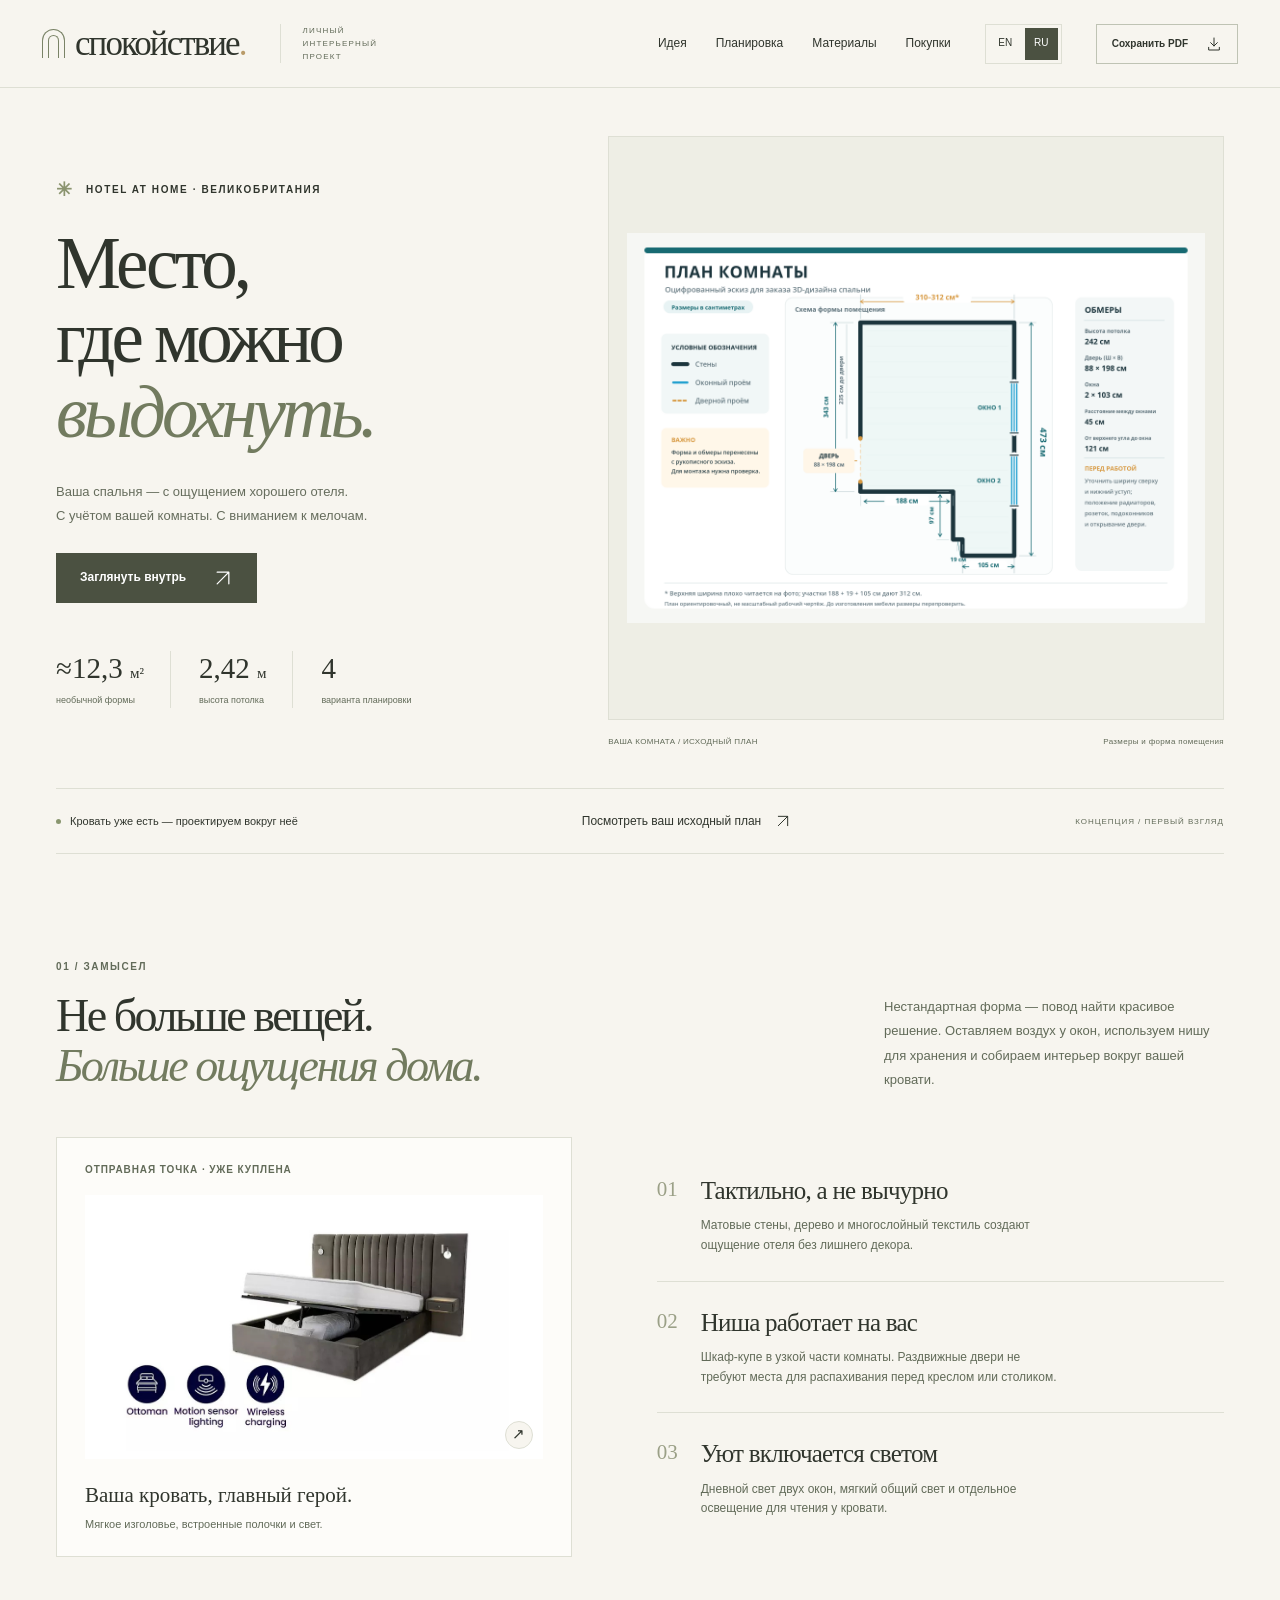
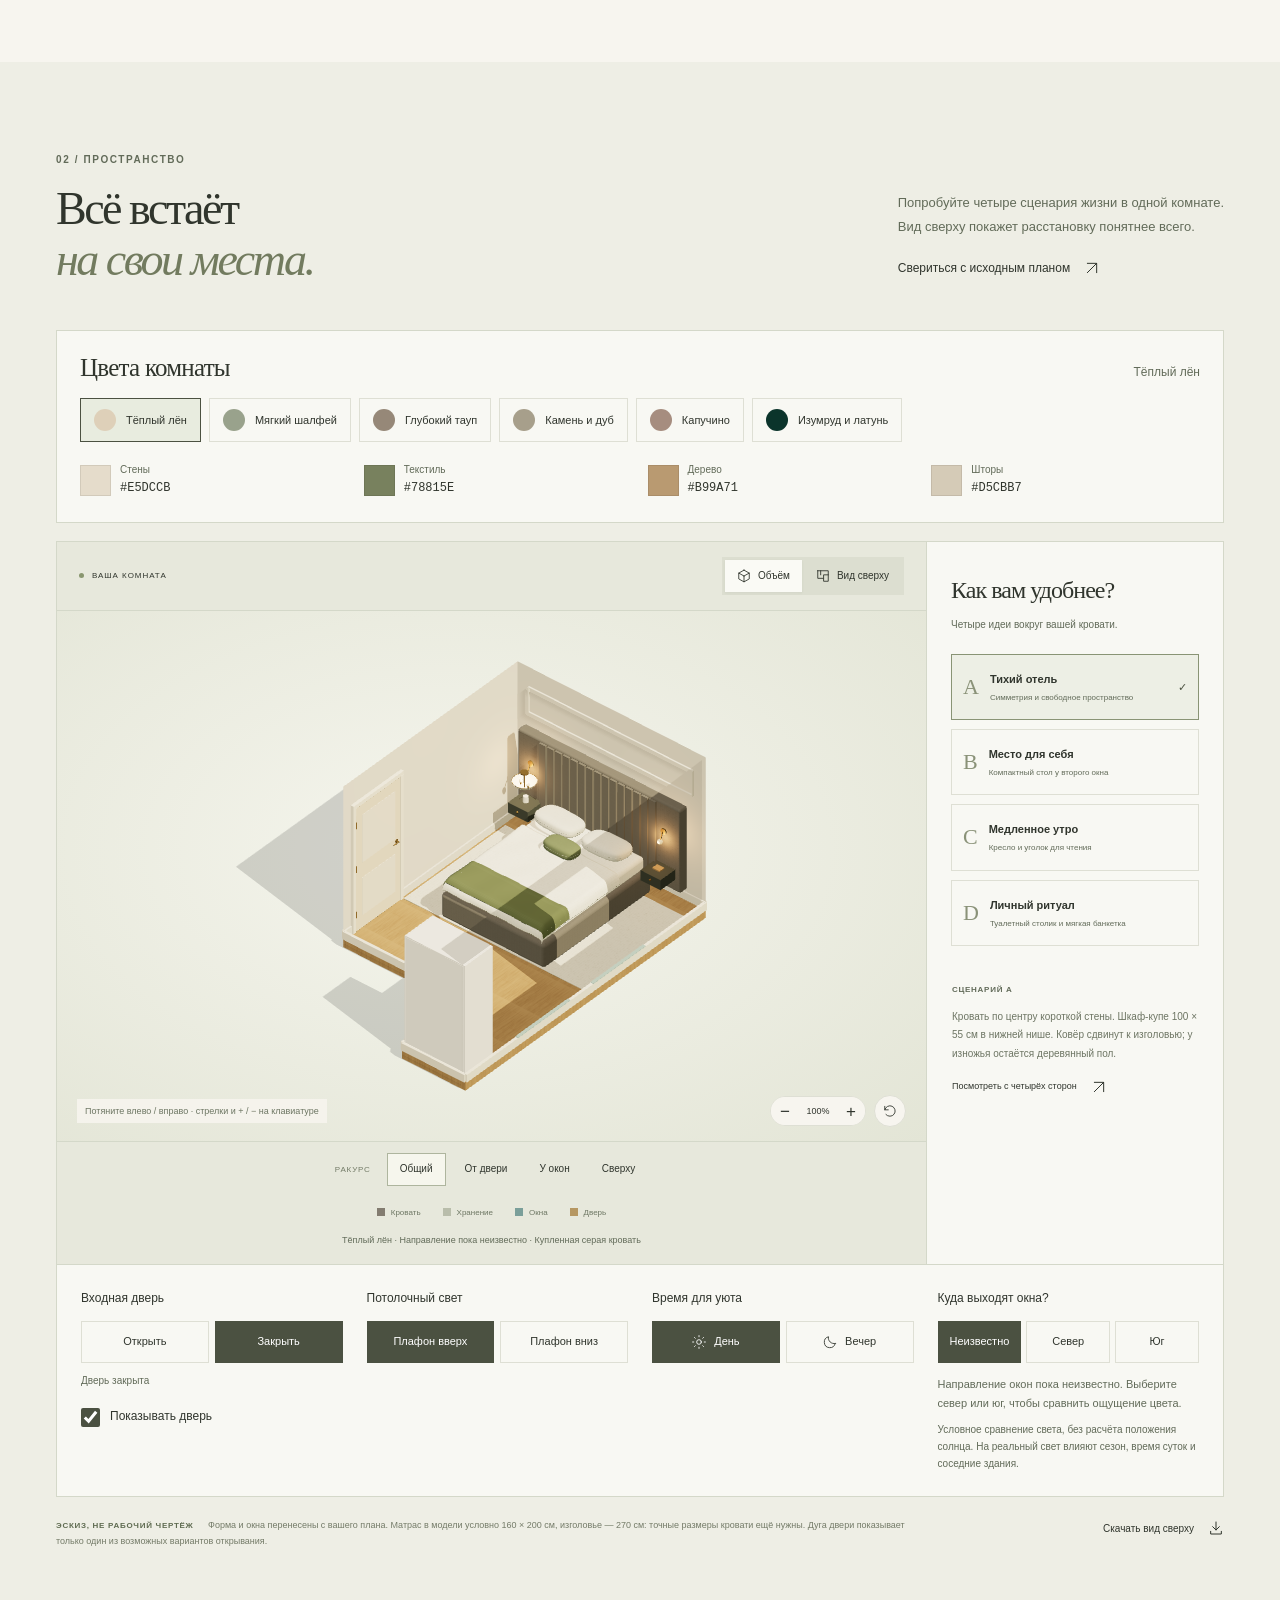
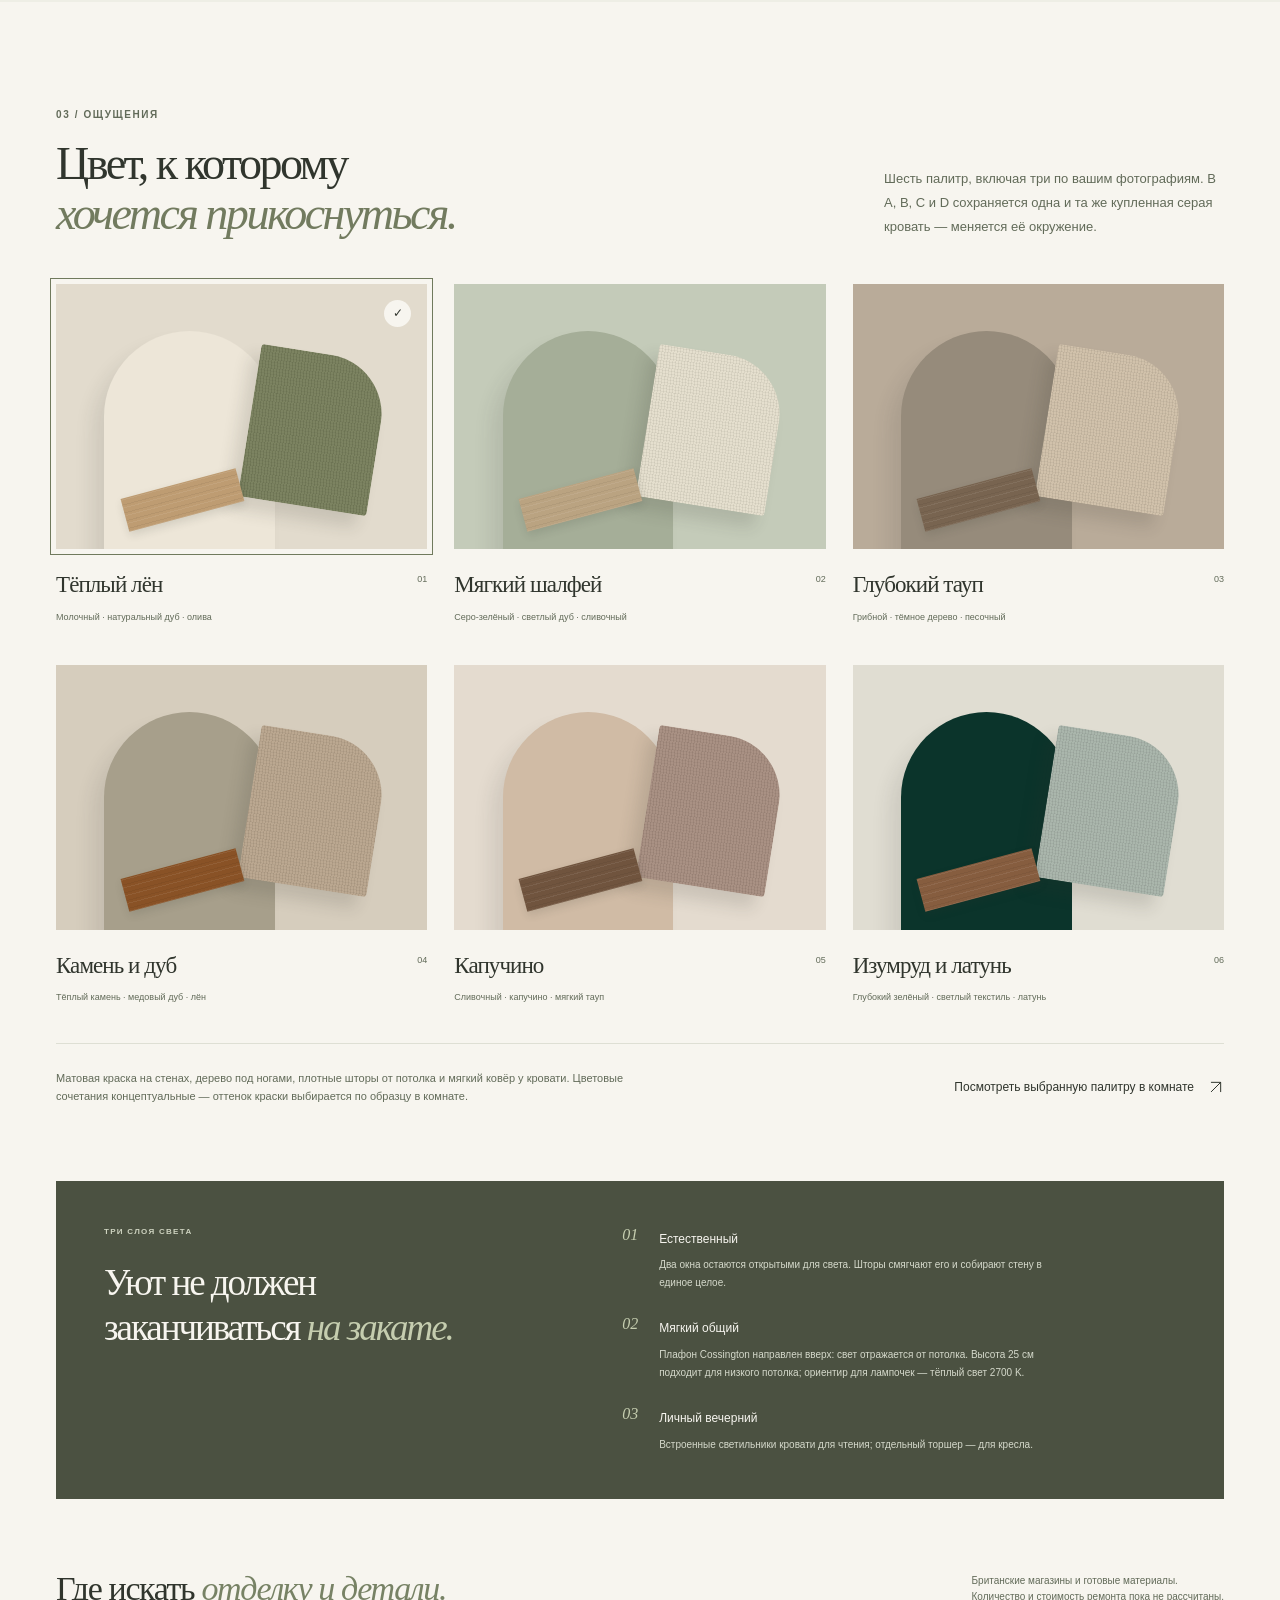
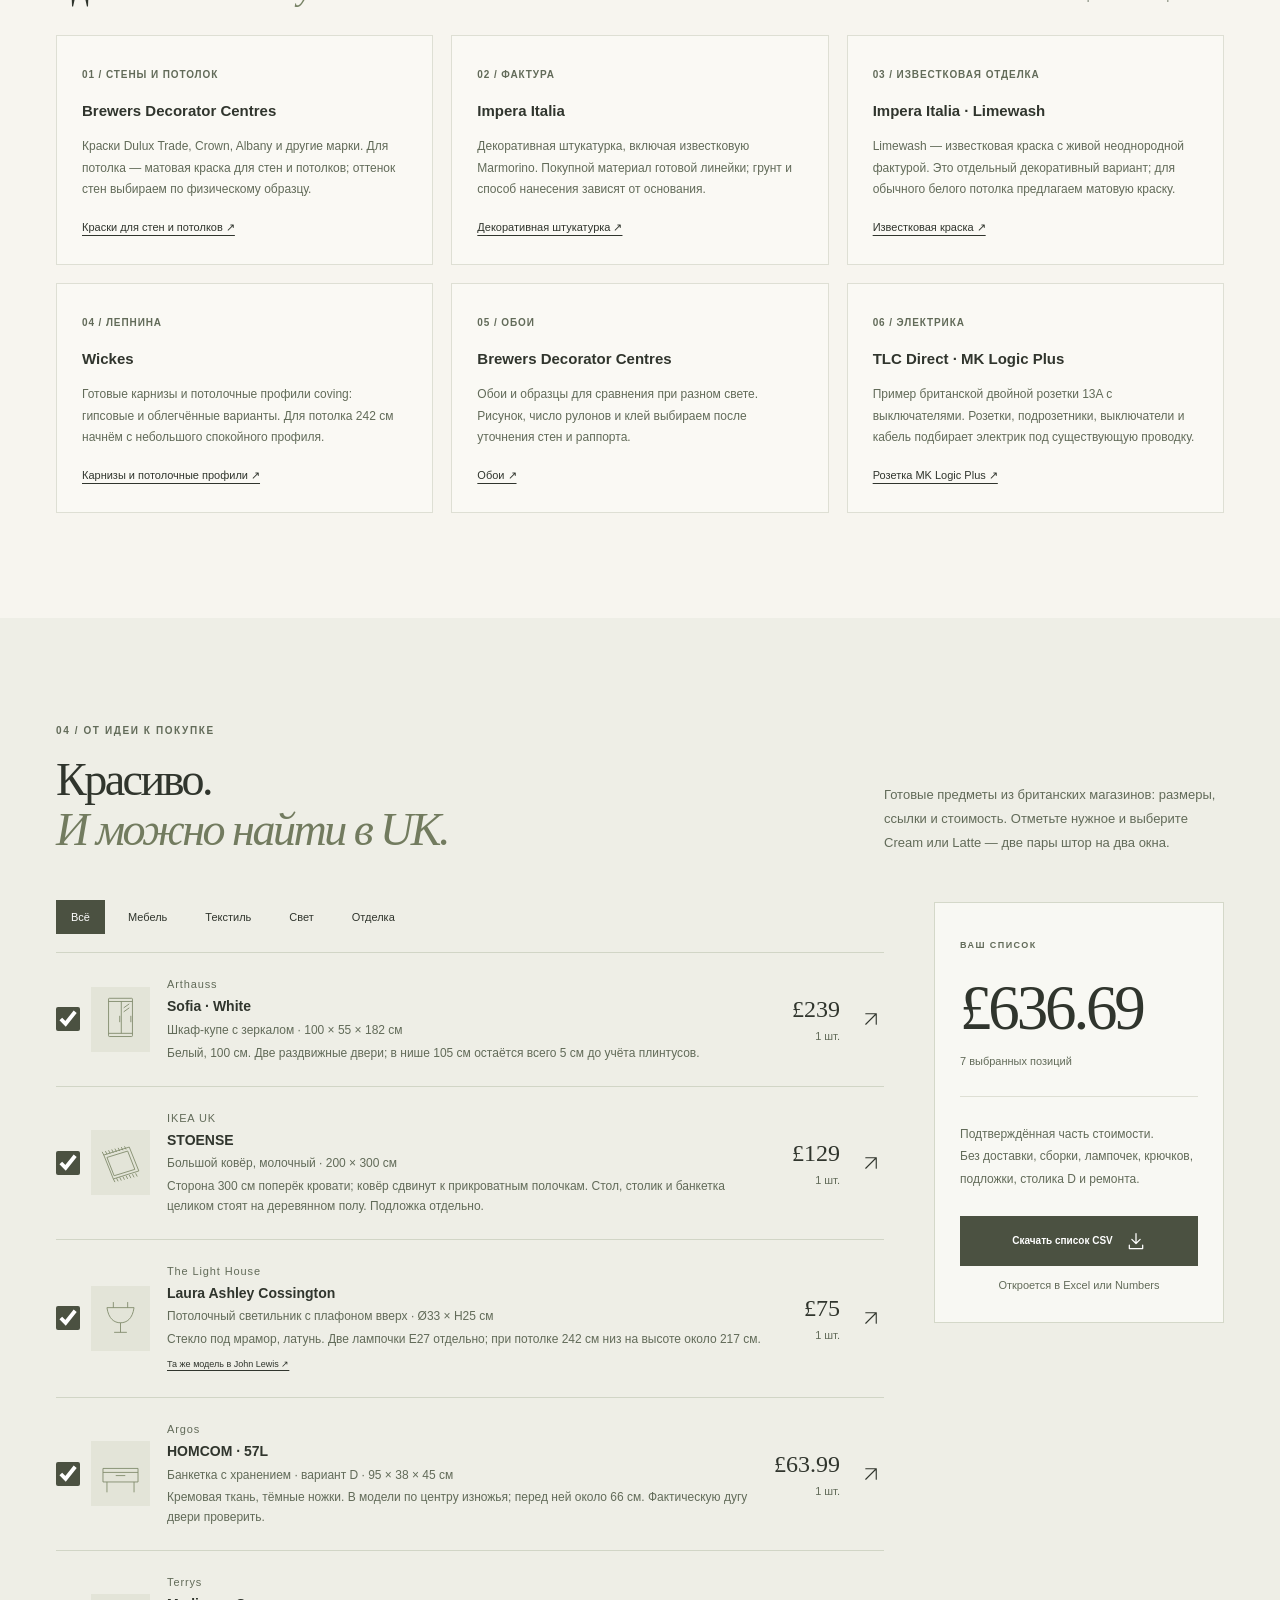
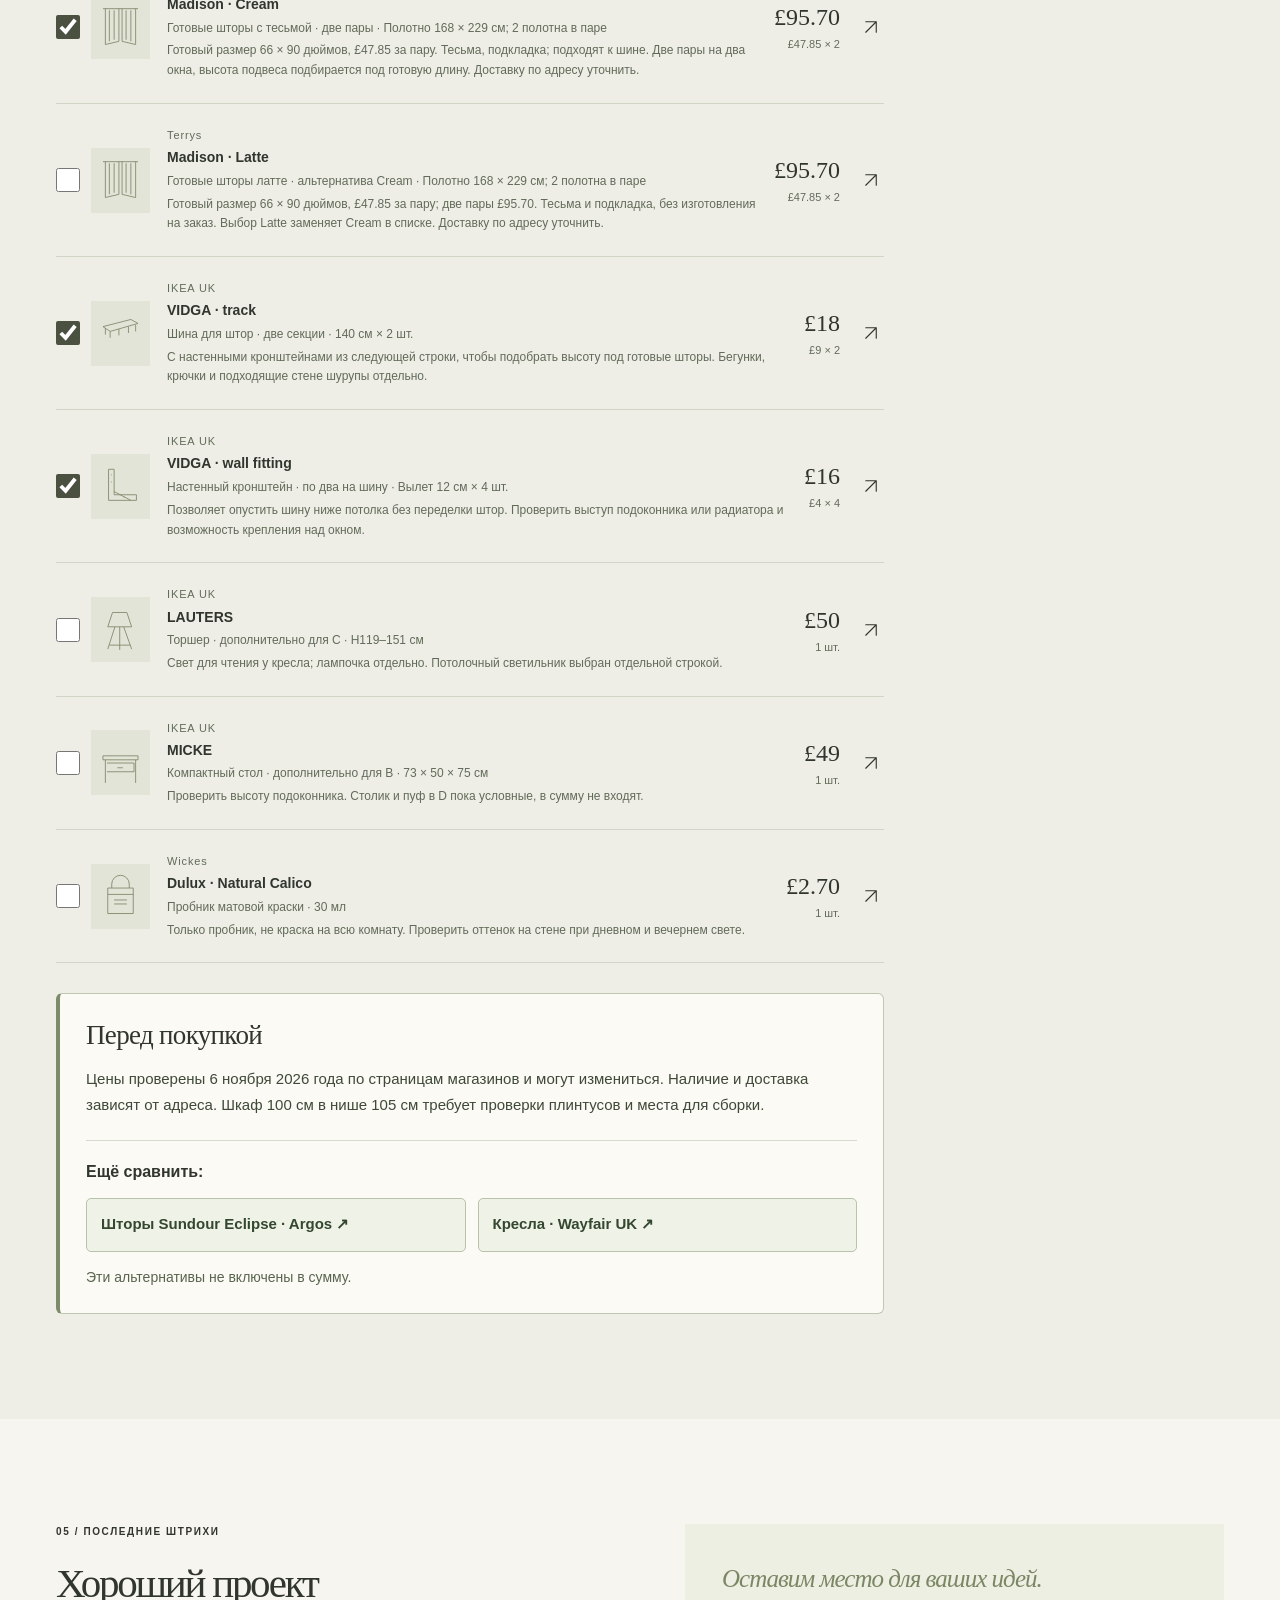
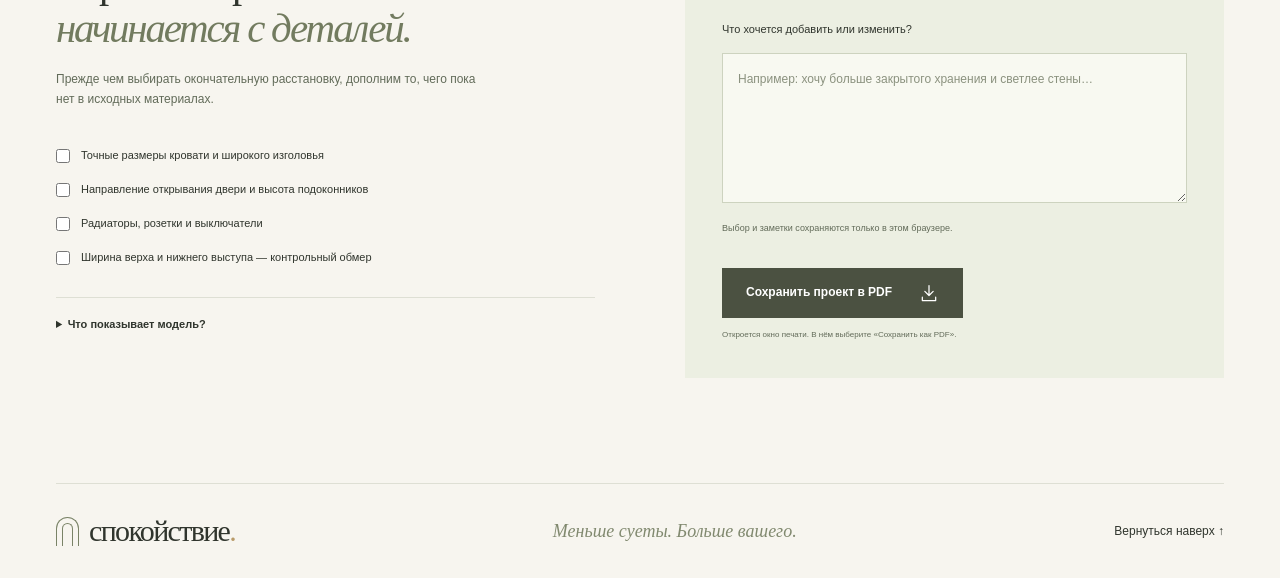
<file: index.html>
<!doctype html>
<html lang="ru">
<head>
  <meta charset="utf-8">
  <meta name="viewport" content="width=device-width, initial-scale=1">
  <meta name="robots" content="noindex, nofollow, noimageindex">
  <meta name="theme-color" content="#f7f5ef">
  <meta name="description" content="Личный проект спальни: четыре планировки, интерактивная объёмная модель, вид сверху, материалы и подборка мебели в Великобритании.">
  <title>Спокойствие. — ваша спальня, по-новому</title>
  <link rel="icon" href="assets/favicon.svg" type="image/svg+xml">
  <link rel="stylesheet" href="style.css?v=plan-cleanup-20261108">
  <script defer src="assets/vendor/three.min.js"></script>
  <script defer src="mirrors.js?v=door-mirrors-1"></script>
  <script defer src="scene.js?v=door-mirrors-1"></script>
  <script defer src="i18n.js?v=door-actions-20261108"></script>
  <script defer src="catalog.js?v=gallery-6"></script>
  <script defer src="palettes.js?v=gallery-6"></script>
  <script defer src="plan.js?v=serenity-20261108"></script>
  <script defer src="gallery.js?v=audit-20261108"></script>
  <script defer src="app.js?v=door-actions-20261108"></script>
</head>
<body>
  <a class="skip-link" href="#main">К содержимому</a>
  <svg class="icon-library" xmlns="http://www.w3.org/2000/svg" aria-hidden="true">
    <symbol id="i-arrow" viewBox="0 0 24 24"><path d="M5 19 19 5M5 5h14v14"/></symbol>
    <symbol id="i-down" viewBox="0 0 24 24"><path d="M12 3v12m-5-5 5 5 5-5M4 17v4h16v-4"/></symbol>
    <symbol id="i-plan" viewBox="0 0 24 24"><path d="M3 3h18v18h-8v-5H3V3Zm5 0v7m5 6v-6h8"/></symbol>
    <symbol id="i-cube" viewBox="0 0 24 24"><path d="m12 2 9 5v10l-9 5-9-5V7l9-5Zm0 10L3 7m9 5 9-5m-9 5v10"/></symbol>
    <symbol id="i-sun" viewBox="0 0 24 24"><circle cx="12" cy="12" r="4"/><path d="M12 1v2m0 18v2M1 12h2m18 0h2M4.2 4.2l1.4 1.4m12.8 12.8 1.4 1.4M4.2 19.8l1.4-1.4M18.4 5.6l1.4-1.4"/></symbol>
    <symbol id="i-moon" viewBox="0 0 24 24"><path d="M21 14.5A9.5 9.5 0 0 1 9.5 3 9.5 9.5 0 1 0 21 14.5Z"/></symbol>
    <symbol id="i-reset" viewBox="0 0 24 24"><path d="M3 10a9 9 0 1 1 2 8M3 4v6h6"/></symbol>
    <symbol id="i-close" viewBox="0 0 24 24"><path d="m5 5 14 14M19 5 5 19"/></symbol>
    <symbol id="i-menu" viewBox="0 0 24 24"><path d="M4 7h16M4 12h16M4 17h16"/></symbol>
  </svg>

  <header class="site-header">
    <a class="brand" href="#" aria-label="Спокойствие — в начало"><span class="brand-mark" aria-hidden="true"></span>спокойствие<span class="brand-dot">.</span></a>
    <span class="header-caption">ЛИЧНЫЙ ИНТЕРЬЕРНЫЙ ПРОЕКТ</span>
    <button class="menu-toggle" type="button" aria-expanded="false" aria-controls="site-nav" aria-label="Открыть меню"><svg class="icon" aria-hidden="true" focusable="false"><use href="#i-menu"/></svg></button>
    <nav class="site-nav" id="site-nav" aria-label="Основная навигация">
      <a href="#idea">Идея</a><a href="#room">Планировка</a><a href="#materials">Материалы</a><a href="#shopping">Покупки</a>
    </nav>
    <div class="language-switch" role="group" aria-label="Язык страницы"><button type="button" data-language="en" lang="en" aria-pressed="false" aria-label="English">EN</button><button type="button" data-language="ru" lang="ru" aria-pressed="true" aria-label="Русский">RU</button></div>
    <button class="button button-outline header-save" type="button" data-print>Сохранить PDF <svg class="icon" aria-hidden="true" focusable="false"><use href="#i-down"/></svg></button>
  </header>

  <main id="main">
    <section class="hero container" aria-labelledby="hero-title">
      <div class="hero-copy">
        <p class="eyebrow"><span class="tiny-star" aria-hidden="true">✳</span> HOTEL AT HOME · ВЕЛИКОБРИТАНИЯ</p>
        <h1 id="hero-title">Место, <br>где можно<br><em>выдохнуть.</em></h1>
        <p class="hero-description">Ваша спальня — с ощущением хорошего отеля.<br class="desktop-break"> С учётом вашей комнаты. С вниманием к мелочам.</p>
        <a class="button button-dark" href="#room">Заглянуть внутрь <svg class="icon" aria-hidden="true" focusable="false"><use href="#i-arrow"/></svg></a>
        <div class="hero-facts" aria-label="Параметры комнаты">
          <div><strong>≈12,3 <small>м²</small></strong><span>необычной формы</span></div>
          <div><strong>2,42 <small>м</small></strong><span>высота потолка</span></div>
          <div><strong>4</strong><span>варианта планировки</span></div>
        </div>
      </div>
      <figure class="hero-figure hero-plan">
        <button class="hero-image-wrap" type="button" data-reference="plan" aria-label="Рассмотреть исходный план комнаты"><img src="image/Bedroom.png" alt="Ваш исходный план комнаты с размерами" width="2400" height="1620" fetchpriority="high"></button>
        <figcaption><span>ВАША КОМНАТА / ИСХОДНЫЙ ПЛАН</span><span>Размеры и форма помещения</span></figcaption>
      </figure>
    </section>

    <div class="project-strip container"><span><i></i> Кровать уже есть — проектируем вокруг неё</span><button class="text-button" type="button" data-reference="plan">Посмотреть ваш исходный план <svg class="icon" aria-hidden="true" focusable="false"><use href="#i-arrow"/></svg></button><span class="strip-note">КОНЦЕПЦИЯ / ПЕРВЫЙ ВЗГЛЯД</span></div>

    <section class="section container" id="idea" aria-labelledby="idea-title">
      <div class="section-heading"><div><p class="eyebrow">01 / ЗАМЫСЕЛ</p><h2 id="idea-title">Не больше вещей.<br><em>Больше ощущения дома.</em></h2></div><p class="section-intro">Нестандартная форма — повод найти красивое решение. Оставляем воздух у окон, используем нишу для хранения и собираем интерьер вокруг вашей кровати.</p></div>
      <div class="idea-grid">
        <figure class="owned-bed"><span class="small-label">ОТПРАВНАЯ ТОЧКА · УЖЕ КУПЛЕНА</span><button class="reference-image-button" type="button" data-reference="bed" aria-label="Рассмотреть фотографию вашей кровати"><img src="image/alteahotelstyle_kb_alteagrey_grey_view1.jpg" alt="Ваша серая кровать с подъёмным основанием и широким изголовьем" width="901" height="572" loading="lazy"><span aria-hidden="true">↗</span></button><figcaption>Ваша кровать, главный герой.<span>Мягкое изголовье, встроенные полочки и свет.</span></figcaption></figure>
        <div class="idea-notes"><article><span class="idea-index">01</span><div><h3>Тактильно, а не вычурно</h3><p>Матовые стены, дерево и многослойный текстиль создают ощущение отеля без лишнего декора.</p></div></article><article><span class="idea-index">02</span><div><h3>Ниша работает на вас</h3><p>Шкаф-купе в узкой части комнаты. Раздвижные двери не требуют места для распахивания перед креслом или столиком.</p></div></article><article><span class="idea-index">03</span><div><h3>Уют включается светом</h3><p>Дневной свет двух окон, мягкий общий свет и отдельное освещение для чтения у кровати.</p></div></article></div>
      </div>
    </section>

    <section class="room-section" id="room" aria-labelledby="room-title">
      <div class="container">
        <div class="section-heading"><div><p class="eyebrow">02 / ПРОСТРАНСТВО</p><h2 id="room-title">Всё встаёт<br><em>на свои места.</em></h2></div><div class="room-intro"><p>Попробуйте четыре сценария жизни в одной комнате.<br>Вид сверху покажет расстановку понятнее всего.</p><button class="text-button" type="button" data-reference="plan">Свериться с исходным планом <svg class="icon" aria-hidden="true" focusable="false"><use href="#i-arrow"/></svg></button></div></div>

        <div class="room-palette-panel" aria-labelledby="room-palette-title"><div class="palette-panel-heading"><h3 id="room-palette-title">Цвета комнаты</h3><span id="palette-short-name">Тёплый лён</span></div><div class="palette-choices" role="group" aria-label="Палитра модели"><button type="button" data-palette="linen" aria-pressed="true"><span class="palette-choice-dot palette-linen" aria-hidden="true"></span><span>Тёплый лён</span></button><button type="button" data-palette="sage" aria-pressed="false"><span class="palette-choice-dot palette-sage" aria-hidden="true"></span><span>Мягкий шалфей</span></button><button type="button" data-palette="taupe" aria-pressed="false"><span class="palette-choice-dot palette-taupe" aria-hidden="true"></span><span>Глубокий тауп</span></button><button type="button" data-palette="stone" aria-pressed="false"><span class="palette-choice-dot palette-stone" aria-hidden="true"></span><span>Камень и дуб</span></button><button type="button" data-palette="cappuccino" aria-pressed="false"><span class="palette-choice-dot palette-cappuccino" aria-hidden="true"></span><span>Капучино</span></button><button type="button" data-palette="emerald" aria-pressed="false"><span class="palette-choice-dot palette-emerald" aria-hidden="true"></span><span>Изумруд и латунь</span></button></div><dl class="room-hex-list" id="room-hex-list" aria-label="Цвета выбранной палитры в HEX"></dl></div>
        <div class="workbench">
          <div class="viewer">
            <div class="viewer-toolbar"><span class="viewer-label"><i></i> ВАША КОМНАТА</span><div class="segmented" role="group" aria-label="Отображение комнаты"><button type="button" data-mode="3d" aria-pressed="true"><svg class="icon" aria-hidden="true" focusable="false"><use href="#i-cube"/></svg>Объём</button><button type="button" data-mode="plan" aria-pressed="false"><svg class="icon" aria-hidden="true" focusable="false"><use href="#i-plan"/></svg>Вид сверху</button></div></div>
            <div class="room-stage" id="room-stage">
              <div class="scene-host" id="scene-host" aria-label="Интерактивная объёмная модель спальни"></div>
              <div class="plan-host" id="plan-host"></div>
              <div class="stage-caption"><span id="stage-hint">Объёмная схема · запуск 3D…</span><div class="stage-tools"><div class="zoom-tools" role="group" aria-label="Масштаб объёмной модели"><button type="button" id="zoom-out" aria-label="Отдалить модель">−</button><output id="zoom-level" aria-label="Текущий масштаб">100%</output><button type="button" id="zoom-in" aria-label="Приблизить модель">+</button></div><button type="button" id="reset-camera" class="icon-button" aria-label="Вернуть исходный ракурс"><svg class="icon" aria-hidden="true" focusable="false"><use href="#i-reset"/></svg></button></div></div>
            </div>
            <div class="camera-bar" role="group" aria-label="Ракурс объёмной модели"><span>РАКУРС</span><button type="button" data-camera="overview" aria-pressed="true">Общий</button><button type="button" data-camera="entrance" aria-pressed="false">От двери</button><button type="button" data-camera="window" aria-pressed="false">У окон</button><button type="button" data-camera="top" aria-pressed="false">Сверху</button></div>
            <div class="plan-legend"><span><i class="legend-bed"></i>Кровать</span><span><i class="legend-storage"></i>Хранение</span><span><i class="legend-window"></i>Окна</span><span><i class="legend-door"></i>Дверь</span></div>
            <p class="selection-summary" id="selection-summary"></p>
          </div>
          <div class="viewer-settings" role="group" aria-label="Настройки просмотра">
            <fieldset class="door-fieldset"><legend>Входная дверь</legend><div class="door-actions" role="group" aria-label="Положение двери"><button id="door-open" type="button" aria-label="Открыть дверь" aria-pressed="false">Открыть</button><button id="door-close" type="button" aria-label="Закрыть дверь" aria-pressed="true">Закрыть</button></div><p id="door-status" role="status">Дверь закрыта</p><label class="door-checkbox"><input type="checkbox" id="door-visible" name="door-visible" checked><span>Показывать дверь</span></label></fieldset>
            <fieldset class="fixture-fieldset"><legend>Потолочный свет</legend><div class="fixture-switch" role="group" aria-label="Направление потолочного плафона"><button type="button" data-fixture="up" aria-pressed="true">Плафон вверх</button><button type="button" data-fixture="down" aria-pressed="false">Плафон вниз</button></div></fieldset>
            <fieldset class="light-fieldset"><legend>Время для уюта</legend><div class="light-switch" role="group" aria-label="Освещение модели"><button type="button" data-light="day" aria-pressed="true"><svg class="icon" aria-hidden="true" focusable="false"><use href="#i-sun"/></svg>День</button><button type="button" data-light="evening" aria-pressed="false"><svg class="icon" aria-hidden="true" focusable="false"><use href="#i-moon"/></svg>Вечер</button></div></fieldset>
            <fieldset class="exposure-fieldset"><legend>Куда выходят окна?</legend><div class="exposure-switch" role="group" aria-label="Направление окон"><button type="button" data-exposure="unknown" aria-pressed="true">Неизвестно</button><button type="button" data-exposure="north" aria-pressed="false">Север</button><button type="button" data-exposure="south" aria-pressed="false">Юг</button></div><p id="exposure-hint"></p><small>Условное сравнение света, без расчёта положения солнца. На реальный свет влияют сезон, время суток и соседние здания.</small></fieldset>
          </div>
          <aside class="room-controls" aria-label="Настройки планировки">
            <fieldset class="layout-fieldset"><legend>Как вам удобнее?</legend><p class="control-description">Четыре идеи вокруг вашей кровати.</p>
              <label class="layout-option"><input type="radio" name="layout" value="calm" checked><span class="layout-number">A</span><span><strong>Тихий отель</strong><small>Симметрия и свободное пространство</small></span><span class="option-check" aria-hidden="true">✓</span></label>
              <label class="layout-option"><input type="radio" name="layout" value="work"><span class="layout-number">B</span><span><strong>Место для себя</strong><small>Компактный стол у второго окна</small></span><span class="option-check" aria-hidden="true">✓</span></label>
              <label class="layout-option"><input type="radio" name="layout" value="read"><span class="layout-number">C</span><span><strong>Медленное утро</strong><small>Кресло и уголок для чтения</small></span><span class="option-check" aria-hidden="true">✓</span></label>
              <label class="layout-option"><input type="radio" name="layout" value="vanity"><span class="layout-number">D</span><span><strong>Личный ритуал</strong><small>Туалетный столик и мягкая банкетка</small></span><span class="option-check" aria-hidden="true">✓</span></label>
            </fieldset>
            <div class="layout-comment"><span class="small-label" id="layout-kicker">СЦЕНАРИЙ A</span><p id="layout-description">Кровать по центру короткой стены. Шкаф-купе 100 × 55 см в нижней нише. Ковёр сдвинут к изголовью; у изножья остаётся деревянный пол.</p><button class="text-button layout-reference" id="layout-reference" type="button">Посмотреть с четырёх сторон <svg class="icon" aria-hidden="true" focusable="false"><use href="#i-arrow"/></svg></button></div>
          </aside>
        </div>
        <div class="model-footer"><p class="model-note"><span>ЭСКИЗ, НЕ РАБОЧИЙ ЧЕРТЁЖ</span> Форма и окна перенесены с вашего плана. Матрас в модели условно 160 × 200 см, изголовье — 270 см: точные размеры кровати ещё нужны. Дуга двери показывает только один из возможных вариантов открывания.</p><button class="text-button" type="button" id="download-plan">Скачать вид сверху <svg class="icon" aria-hidden="true" focusable="false"><use href="#i-down"/></svg></button></div>
        <noscript><p>Для переключения планировок и объёмной модели включите JavaScript. Исходный план можно открыть в папке image.</p></noscript>
      </div>
    </section>

    <section class="section container" id="materials" aria-labelledby="materials-title">
      <div class="section-heading"><div><p class="eyebrow">03 / ОЩУЩЕНИЯ</p><h2 id="materials-title">Цвет, к которому<br><em>хочется прикоснуться.</em></h2></div><p class="section-intro">Шесть палитр, включая три по вашим фотографиям. В A, B, C и D сохраняется одна и та же купленная серая кровать — меняется её окружение.</p></div>
      <div class="palette-cards" role="group" aria-label="Выбор палитры спальни">
        <button class="palette-card" type="button" data-palette="linen" aria-pressed="true"><span class="palette-preview linen-preview"><span class="material-arch"></span><span class="material-fabric"></span><span class="material-wood"></span><span class="palette-selected" aria-hidden="true">✓</span></span><span class="palette-card-label"><span><strong>Тёплый лён</strong><small>Молочный · натуральный дуб · олива</small></span><span>01</span></span></button>
        <button class="palette-card" type="button" data-palette="sage" aria-pressed="false"><span class="palette-preview sage-preview"><span class="material-arch"></span><span class="material-fabric"></span><span class="material-wood"></span><span class="palette-selected" aria-hidden="true">✓</span></span><span class="palette-card-label"><span><strong>Мягкий шалфей</strong><small>Серо-зелёный · светлый дуб · сливочный</small></span><span>02</span></span></button>
        <button class="palette-card" type="button" data-palette="taupe" aria-pressed="false"><span class="palette-preview taupe-preview"><span class="material-arch"></span><span class="material-fabric"></span><span class="material-wood"></span><span class="palette-selected" aria-hidden="true">✓</span></span><span class="palette-card-label"><span><strong>Глубокий тауп</strong><small>Грибной · тёмное дерево · песочный</small></span><span>03</span></span></button>

        <button class="palette-card" type="button" data-palette="stone" aria-pressed="false"><span class="palette-preview stone-preview"><span class="material-arch"></span><span class="material-fabric"></span><span class="material-wood"></span><span class="palette-selected" aria-hidden="true">✓</span></span><span class="palette-card-label"><span><strong>Камень и дуб</strong><small>Тёплый камень · медовый дуб · лён</small></span><span>04</span></span></button>
        <button class="palette-card" type="button" data-palette="cappuccino" aria-pressed="false"><span class="palette-preview cappuccino-preview"><span class="material-arch"></span><span class="material-fabric"></span><span class="material-wood"></span><span class="palette-selected" aria-hidden="true">✓</span></span><span class="palette-card-label"><span><strong>Капучино</strong><small>Сливочный · капучино · мягкий тауп</small></span><span>05</span></span></button>
        <button class="palette-card" type="button" data-palette="emerald" aria-pressed="false"><span class="palette-preview emerald-preview"><span class="material-arch"></span><span class="material-fabric"></span><span class="material-wood"></span><span class="palette-selected" aria-hidden="true">✓</span></span><span class="palette-card-label"><span><strong>Изумруд и латунь</strong><small>Глубокий зелёный · светлый текстиль · латунь</small></span><span>06</span></span></button>
      </div>
      <div class="material-caption"><p>Матовая краска на стенах, дерево под ногами, плотные шторы от потолка и мягкий ковёр у кровати. Цветовые сочетания концептуальные — оттенок краски выбирается по образцу в комнате.</p><a class="text-button" href="#room">Посмотреть выбранную палитру в комнате <svg class="icon" aria-hidden="true" focusable="false"><use href="#i-arrow"/></svg></a></div>
      <div class="lighting-guide"><div><p class="eyebrow">ТРИ СЛОЯ СВЕТА</p><h3>Уют не должен<br>заканчиваться <em>на закате.</em></h3></div><ol><li><span>01</span><div><strong>Естественный</strong><p>Два окна остаются открытыми для света. Шторы смягчают его и собирают стену в единое целое.</p></div></li><li><span>02</span><div><strong>Мягкий общий</strong><p>Плафон Cossington направлен вверх: свет отражается от потолка. Высота 25 см подходит для низкого потолка; ориентир для лампочек — тёплый свет 2700 K.</p></div></li><li><span>03</span><div><strong>Личный вечерний</strong><p>Встроенные светильники кровати для чтения; отдельный торшер — для кресла.</p></div></li></ol></div>
      <section class="finish-directory" id="finish-shops" aria-labelledby="finish-shops-title">
        <div class="gallery-heading"><h3 id="finish-shops-title">Где искать <em>отделку и детали.</em></h3><p>Британские магазины и готовые материалы.<br>Количество и стоимость ремонта пока не рассчитаны.</p></div>
        <div class="finish-grid">
          <article><span class="small-label">01 / СТЕНЫ И ПОТОЛОК</span><h4>Brewers Decorator Centres</h4><p>Краски Dulux Trade, Crown, Albany и другие марки. Для потолка — матовая краска для стен и потолков; оттенок стен выбираем по физическому образцу.</p><a href="https://www.brewers.co.uk/products/paints/paint-for-walls-ceilings" target="_blank" rel="noopener noreferrer">Краски для стен и потолков ↗</a></article>
          <article><span class="small-label">02 / ФАКТУРА</span><h4>Impera Italia</h4><p>Декоративная штукатурка, включая известковую Marmorino. Покупной материал готовой линейки; грунт и способ нанесения зависят от основания.</p><a href="https://www.imperaitalia.com/collections/plasters" target="_blank" rel="noopener noreferrer">Декоративная штукатурка ↗</a></article>
          <article><span class="small-label">03 / ИЗВЕСТКОВАЯ ОТДЕЛКА</span><h4>Impera Italia · Limewash</h4><p>Limewash — известковая краска с живой неоднородной фактурой. Это отдельный декоративный вариант; для обычного белого потолка предлагаем матовую краску.</p><a href="https://www.imperaitalia.com/products/lime-eco-paint" target="_blank" rel="noopener noreferrer">Известковая краска ↗</a></article>
          <article><span class="small-label">04 / ЛЕПНИНА</span><h4>Wickes</h4><p>Готовые карнизы и потолочные профили coving: гипсовые и облегчённые варианты. Для потолка 242 см начнём с небольшого спокойного профиля.</p><a href="https://www.wickes.co.uk/Products/Building-Materials/Plaster%2BPlasterboard/Coving/c/1000221" target="_blank" rel="noopener noreferrer">Карнизы и потолочные профили ↗</a></article>
          <article><span class="small-label">05 / ОБОИ</span><h4>Brewers Decorator Centres</h4><p>Обои и образцы для сравнения при разном свете. Рисунок, число рулонов и клей выбираем после уточнения стен и раппорта.</p><a href="https://www.brewers.co.uk/brands/albany-wallpaper" target="_blank" rel="noopener noreferrer">Обои ↗</a></article>
          <article><span class="small-label">06 / ЭЛЕКТРИКА</span><h4>TLC Direct · MK Logic Plus</h4><p>Пример британской двойной розетки 13A с выключателями. Розетки, подрозетники, выключатели и кабель подбирает электрик под существующую проводку.</p><a href="https://www.tlc-direct.co.uk/Products/MKK2747.html" target="_blank" rel="noopener noreferrer">Розетка MK Logic Plus ↗</a></article>
        </div>
      </section>
</section>

    <section class="shopping-section section" id="shopping" aria-labelledby="shopping-title"><div class="container">
      <div class="section-heading"><div><p class="eyebrow">04 / ОТ ИДЕИ К ПОКУПКЕ</p><h2 id="shopping-title">Красиво.<br><em>И можно найти в UK.</em></h2></div><p class="section-intro">Готовые предметы из британских магазинов: размеры, ссылки и стоимость. Отметьте нужное и выберите Cream или Latte — две пары штор на два окна.</p></div>
      <div class="shopping-layout"><div class="shopping-main"><div class="shopping-filter" role="group" aria-label="Фильтр покупок"><button type="button" data-filter="all" aria-pressed="true">Всё</button><button type="button" data-filter="furniture" aria-pressed="false">Мебель</button><button type="button" data-filter="textile" aria-pressed="false">Текстиль</button><button type="button" data-filter="light" aria-pressed="false">Свет</button><button type="button" data-filter="materials" aria-pressed="false">Отделка</button></div><div id="product-list" class="product-list"></div><section class="shopping-info" aria-labelledby="shopping-info-title">
  <h3 id="shopping-info-title">Перед покупкой</h3>
  <p class="price-note">Цены проверены 6 ноября 2026 года по страницам магазинов и могут измениться. Наличие и доставка зависят от адреса. Шкаф 100 см в нише 105 см требует проверки плинтусов и места для сборки.</p>
  <div class="shopping-compare">
    <h4 id="shopping-compare-title">Ещё сравнить:</h4>
    <div class="extra-source" role="group" aria-labelledby="shopping-compare-title"><a href="https://www.argos.co.uk/product/hc6hsg20" target="_blank" rel="noopener noreferrer">Шторы Sundour Eclipse · Argos ↗</a>
<a href="https://www.wayfair.co.uk/furniture/sb1/beige-armchairs-accent-chairs-c493383-a75218~274801.html" target="_blank" rel="noopener noreferrer">Кресла · Wayfair UK ↗</a></div>
    <p class="comparison-note">Эти альтернативы не включены в сумму.</p>
  </div>
</section></div>
      <aside class="budget-card"><span class="eyebrow">ВАШ СПИСОК</span><p class="budget-total" id="budget-total">£636.69</p><p class="budget-count" id="budget-count">7 выбранных позиций</p><div class="budget-divider"></div><p>Подтверждённая часть стоимости.<br>Без доставки, сборки, лампочек, крючков, подложки, столика D и ремонта.</p><button class="button button-dark" type="button" id="download-list">Скачать список CSV <svg class="icon" aria-hidden="true" focusable="false"><use href="#i-down"/></svg></button><span class="budget-footnote">Откроется в Excel или Numbers</span></aside></div>
    </div></section>

    <section class="section container finishing" id="details" aria-labelledby="details-title"><div><p class="eyebrow">05 / ПОСЛЕДНИЕ ШТРИХИ</p><h2 id="details-title">Хороший проект<br><em>начинается с деталей.</em></h2><p>Прежде чем выбирать окончательную расстановку, дополним то, чего пока нет в исходных материалах.</p><div class="project-checklist"><label><input type="checkbox" data-check="bed" name="check-bed">Точные размеры кровати и широкого изголовья</label><label><input type="checkbox" data-check="door" name="check-door">Направление открывания двери и высота подоконников</label><label><input type="checkbox" data-check="utilities" name="check-utilities">Радиаторы, розетки и выключатели</label><label><input type="checkbox" data-check="niche" name="check-niche">Ширина верха и нижнего выступа — контрольный обмер</label></div><details><summary>Что показывает модель?</summary><p>Интерактивная модель и план сверху показывают условную расстановку по предоставленной схеме. Это первая концепция, которую можно корректировать после уточнения размеров; не готовая строительная документация.</p></details></div><div class="notes-panel"><span class="handwritten">Оставим место для ваших идей.</span><label for="project-notes">Что хочется добавить или изменить?</label><textarea id="project-notes" name="project-notes" autocomplete="off" rows="5" placeholder="Например: хочу больше закрытого хранения и светлее стены…" maxlength="4000"></textarea><p class="save-status" id="save-status" role="status">Выбор и заметки сохраняются только в этом браузере.</p><button class="button button-dark" type="button" data-print>Сохранить проект в PDF <svg class="icon" aria-hidden="true" focusable="false"><use href="#i-down"/></svg></button><p class="print-note">Откроется окно печати. В нём выберите «Сохранить как PDF».</p></div></section>
  </main>

  <footer class="site-footer container"><a class="brand" href="#"><span class="brand-mark" aria-hidden="true"></span>спокойствие<span class="brand-dot">.</span></a><p>Меньше суеты. Больше вашего.</p><a class="text-button" href="#">Вернуться наверх ↑</a></footer>
  <div class="toast" id="toast" role="status"></div>
  <dialog class="reference-dialog" id="reference-dialog" aria-labelledby="reference-title"><div class="dialog-heading"><h2 id="reference-title">Исходный план</h2><button class="icon-button" type="button" id="close-reference" aria-label="Закрыть изображение"><svg class="icon" aria-hidden="true" focusable="false"><use href="#i-close"/></svg></button></div><img id="reference-image" alt="" width="2400" height="1620"><p id="reference-caption"></p></dialog>
  <dialog class="layout-gallery-dialog" id="layout-gallery-dialog" aria-labelledby="layout-gallery-title"><div class="dialog-heading"><div><h2 id="layout-gallery-title">Комната с четырёх сторон</h2><p id="layout-gallery-meta"></p></div><button class="icon-button" type="button" id="close-layout-gallery" aria-label="Закрыть галерею"><svg class="icon" aria-hidden="true" focusable="false"><use href="#i-close"/></svg></button></div><p id="layout-gallery-status" role="status"></p><div class="layout-gallery-main" id="layout-gallery-main" role="img"></div><div class="layout-gallery-thumbs" id="layout-gallery-thumbs"></div><div class="gallery-controls"><button class="text-button" type="button" id="gallery-prev">← Предыдущий вид</button><span id="gallery-counter"></span><button class="text-button" type="button" id="gallery-next">Следующий вид →</button></div></dialog>
  <div class="print-notes" id="print-notes"></div>
</body>
</html>
</file>
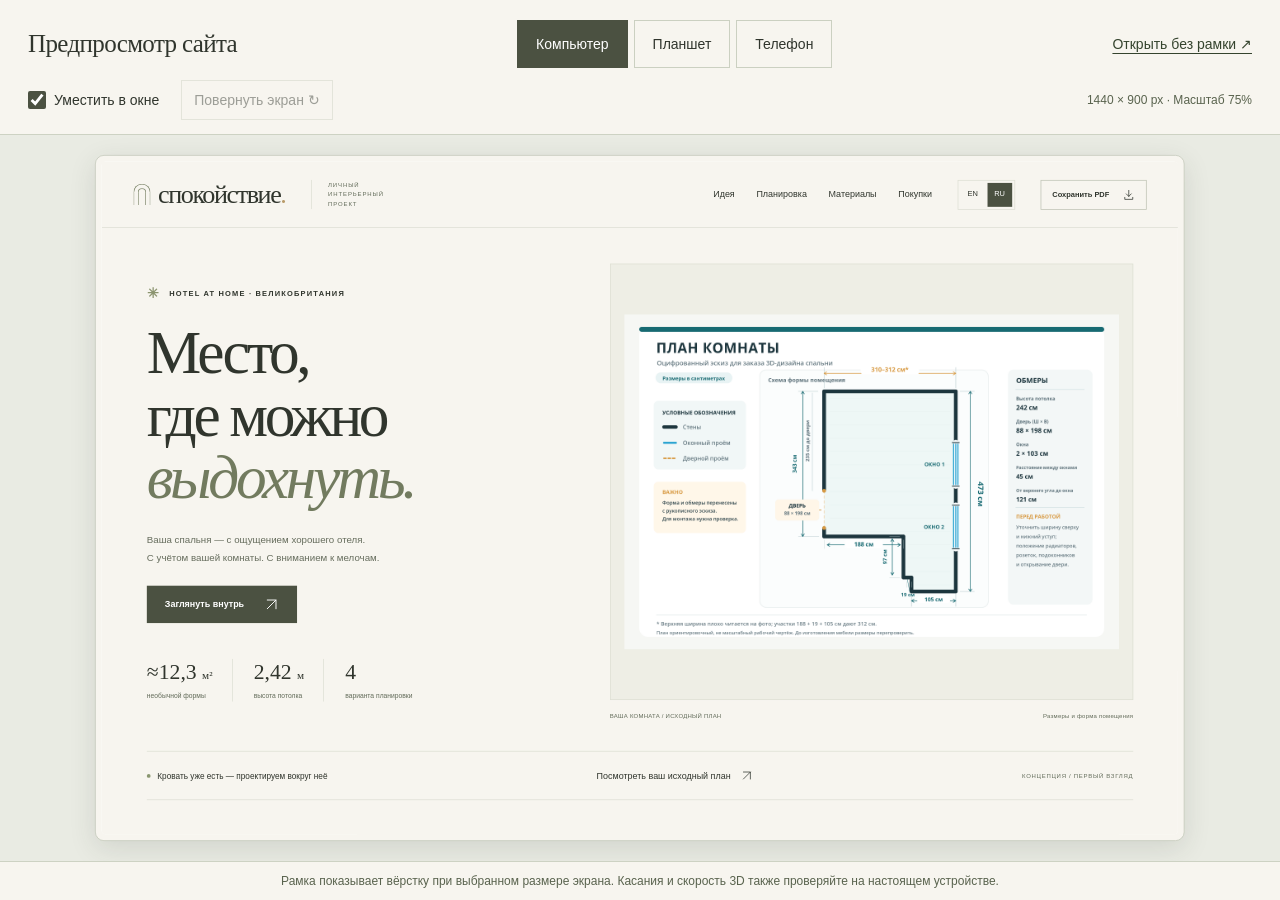
<file: preview.html>
<!doctype html>
<html lang="ru">
<head>
  <meta charset="utf-8">
  <meta name="viewport" content="width=device-width, initial-scale=1">
  <meta name="robots" content="noindex, nofollow, noimageindex">
  <meta name="theme-color" content="#f7f5ef">
  <title>Предпросмотр сайта — экраны</title>
  <style>
    * { box-sizing: border-box; }
    body { margin: 0; height: 100vh; height: 100dvh; min-height: 360px; display: grid; grid-template-rows: auto minmax(0, 1fr) auto; color: #30352d; background: #e9ebe3; font: 14px/1.5 "Segoe UI", Arial, sans-serif; }
    button, input { font: inherit; }
    button, a, input { -webkit-tap-highlight-color: transparent; }
    button { cursor: pointer; }
    button:disabled { cursor: default; opacity: .45; }
    :focus-visible { outline: 2px solid #62764d; outline-offset: 4px; }
    .toolbar { padding: 20px 28px 14px; background: #f7f5ef; border-bottom: 1px solid #cdd2c3; }
    .toolbar-top { display: flex; align-items: center; justify-content: space-between; gap: 20px; flex-wrap: wrap; }
    h1 { margin: 0; font: 400 25px/1.2 Georgia, serif; letter-spacing: -.025em; }
    .device-buttons { display: flex; flex-wrap: wrap; gap: 6px; }
    .device-buttons button { min-height: 48px; padding: 10px 18px; border: 1px solid #cbd0c1; background: transparent; color: inherit; }
    .device-buttons button[aria-pressed="true"] { background: #4b5141; border-color: #4b5141; color: #fff; }
    .open-site { color: #35442e; text-decoration-thickness: 1px; text-underline-offset: 4px; min-height: 44px; display: inline-flex; align-items: center; }
    .toolbar-options { display: flex; align-items: center; gap: 12px 22px; flex-wrap: wrap; margin-top: 12px; }
    .fit-option { display: inline-flex; align-items: center; gap: 8px; min-height: 40px; cursor: pointer; }
    .fit-option input { width: 18px; height: 18px; margin: 0; accent-color: #4b5141; }
    .rotate { min-height: 40px; padding: 8px 12px; background: transparent; border: 1px solid #cbd0c1; color: inherit; }
    .screen-status { margin-left: auto; color: #59634e; font-size: 12px; font-variant-numeric: tabular-nums; }
    .preview-surface { min-width: 0; min-height: 0; overflow: auto; padding: 20px; }
    .frame-shell { position: relative; margin-inline: auto; }
    .device-frame { position: absolute; top: 0; left: 0; width: max-content; padding: 8px; border: 1px solid #c3c9ba; border-radius: 12px; background: #f7f5ef; box-shadow: 0 10px 35px #30352d20; transform-origin: top left; }
    .device-frame[data-device="tablet"], .device-frame[data-device="phone"] { padding: 10px; border-radius: 24px; background: #30352d; border-color: #30352d; }
    iframe { display: block; width: 1440px; height: 900px; max-width: none; border: 0; border-radius: 5px; background: #fff; }
    .device-frame[data-device="tablet"] iframe, .device-frame[data-device="phone"] iframe { border-radius: 13px; }
    .preview-note { margin: 0; padding: 10px 24px; background: #f7f5ef; border-top: 1px solid #cdd2c3; color: #59634e; font-size: 12px; text-align: center; }
    noscript { position: absolute; top: 200px; left: 20px; right: 20px; padding: 20px; background: #fff; z-index: 2; }
    @media (max-width: 760px) {
      .toolbar { padding: 14px 16px 10px; }
      .toolbar-top { gap: 10px; }
      h1 { font-size: 22px; }
      .device-buttons { width: 100%; order: 3; }
      .device-buttons button { flex: 1; padding-inline: 8px; font-size: 12px; }
      .open-site { font-size: 12px; }
      .toolbar-options { gap: 6px 14px; font-size: 12px; }
      .screen-status { margin-left: 0; width: 100%; }
      .preview-surface { padding: 12px; }
      .preview-note { padding: 8px 14px; font-size: 11px; }
    }
    @media (prefers-reduced-motion: no-preference) {
      .device-buttons button { transition: background .15s, color .15s; }
    }
  </style>
</head>
<body>
  <header class="toolbar">
    <div class="toolbar-top">
      <h1>Предпросмотр сайта</h1>
      <div class="device-buttons" role="group" aria-label="Размер экрана">
        <button type="button" data-device="desktop" aria-pressed="true">Компьютер</button>
        <button type="button" data-device="tablet" aria-pressed="false">Планшет</button>
        <button type="button" data-device="phone" aria-pressed="false">Телефон</button>
      </div>
      <a class="open-site" href="index.html" target="_blank" rel="noopener noreferrer">Открыть без рамки ↗</a>
    </div>
    <div class="toolbar-options">
      <label class="fit-option"><input type="checkbox" id="fit-preview" checked>Уместить в окне</label>
      <button class="rotate" type="button" id="rotate-preview" aria-label="Повернуть экран планшета или телефона" disabled>Повернуть экран ↻</button>
      <output class="screen-status" id="screen-status" aria-live="polite"></output>
    </div>
  </header>
  <main class="preview-surface" id="preview-surface" aria-label="Сайт в выбранном размере экрана">
    <div class="frame-shell" id="frame-shell">
      <div class="device-frame" id="device-frame" data-device="desktop">
        <iframe id="site-preview" src="index.html" title="Предпросмотр сайта" width="1440" height="900"></iframe>
      </div>
    </div>
    <noscript>Для переключения экранов включите JavaScript или <a href="index.html">откройте сайт напрямую</a>.</noscript>
  </main>
  <p class="preview-note">Рамка показывает вёрстку при выбранном размере экрана. Касания и скорость 3D также проверяйте на настоящем устройстве.</p>
  <script>
    (() => {
      const sizes = {
        desktop: { width: 1440, height: 900 },
        tablet: { width: 820, height: 1180 },
        phone: { width: 390, height: 844 }
      };
      const buttons = [...document.querySelectorAll('[data-device]')].filter(element => element.tagName === 'BUTTON');
      const surface = document.getElementById('preview-surface');
      const shell = document.getElementById('frame-shell');
      const device = document.getElementById('device-frame');
      const frame = document.getElementById('site-preview');
      const fit = document.getElementById('fit-preview');
      const rotate = document.getElementById('rotate-preview');
      const status = document.getElementById('screen-status');
      let selected = 'desktop';
      let landscape = false;
      let width = sizes.desktop.width;
      let height = sizes.desktop.height;
      let scheduled = false;

      function fitFrame() {
        const style = getComputedStyle(surface);
        const availableWidth = surface.clientWidth - parseFloat(style.paddingLeft) - parseFloat(style.paddingRight);
        const availableHeight = surface.clientHeight - parseFloat(style.paddingTop) - parseFloat(style.paddingBottom);
        const outerWidth = device.offsetWidth;
        const outerHeight = device.offsetHeight;
        const scale = fit.checked ? Math.max(.01, Math.min(1, availableWidth / outerWidth, availableHeight / outerHeight)) : 1;
        device.style.transform = `scale(${scale})`;
        shell.style.width = `${outerWidth * scale}px`;
        shell.style.height = `${outerHeight * scale}px`;
        status.textContent = `${width} × ${height} px · Масштаб ${Math.round(scale * 100)}%`;
      }

      function scheduleFit() {
        if (scheduled) return;
        scheduled = true;
        requestAnimationFrame(() => { scheduled = false; fitFrame(); });
      }

      function showDevice(value) {
        selected = value;
        const size = sizes[value];
        width = landscape ? size.height : size.width;
        height = landscape ? size.width : size.height;
        frame.width = width;
        frame.height = height;
        frame.style.width = `${width}px`;
        frame.style.height = `${height}px`;
        device.dataset.device = value;
        rotate.disabled = value === 'desktop';
        buttons.forEach(button => button.setAttribute('aria-pressed', String(button.dataset.device === value)));
        scheduleFit();
      }

      buttons.forEach(button => button.addEventListener('click', () => {
        landscape = false;
        showDevice(button.dataset.device);
      }));
      rotate.addEventListener('click', () => { landscape = !landscape; showDevice(selected); });
      fit.addEventListener('change', scheduleFit);
      new ResizeObserver(scheduleFit).observe(surface);
      window.addEventListener('resize', scheduleFit);
      frame.addEventListener('load', scheduleFit);
      const initial = new URLSearchParams(location.search).get('device');
      showDevice(Object.hasOwn(sizes, initial) ? initial : 'desktop');
      document.documentElement.classList.add('js');
    })();
  </script>
</body>
</html>
</file>
<file: style.css>
:root {
  color-scheme: light;
  --paper: #f7f5ef;
  --ink: #30352d;
  --muted: #626b59;
  --olive: #4b5141;
  --line: #dedfd4;
  --warm: #efede4;
  --gold: #b99b69;
  --serif: Georgia, "Times New Roman", serif;
}
* { box-sizing: border-box; }
html { scroll-behavior: smooth; scroll-padding-top: 100px; }
body { margin: 0; background: var(--paper); color: var(--ink); font: 15px/1.65 "Segoe UI", Arial, sans-serif; -webkit-font-smoothing: antialiased; }
button, input, textarea { font: inherit; }
button, a, input, textarea, summary { -webkit-tap-highlight-color: transparent; }
button { color: inherit; cursor: pointer; }
button, a { touch-action: manipulation; }
a { color: inherit; text-decoration: none; }
button { border: 0; }
button:disabled { cursor: default; opacity: .5; }
button:focus-visible, a:focus-visible, input:focus-visible, textarea:focus-visible, summary:focus-visible, canvas:focus-visible { outline: 2px solid #838d66; outline-offset: 5px; }
input, textarea { accent-color: var(--olive); }
::selection { background: #dbe0cb; }
[hidden] { display: none !important; }
img { display: block; max-width: 100%; }
figure, p { margin: 0; }
h1, h2, h3 { font-weight: 400; margin: 0; }
h1, h2, .lighting-guide h3 { font-family: var(--serif); letter-spacing: -.055em; line-height: 1.09; }
h2 { font-size: clamp(35px, 3.6vw, 54px); }
h1 em, h2 em { font-weight: 400; color: #727b5f; }
.icon { width: 20px; height: 20px; flex: none; fill: none; stroke: currentColor; stroke-width: 1.5; stroke-linecap: round; stroke-linejoin: round; }
.icon-library { position: absolute; width: 0; height: 0; overflow: hidden; }
.container { width: min(1320px, calc(100% - 112px)); margin-inline: auto; }
.section { padding-block: 105px; }
.eyebrow, .small-label { font-size: 10px; line-height: 1.5; letter-spacing: .16em; font-weight: 600; }
.eyebrow { margin-bottom: 22px; }
.small-label { color: var(--muted); letter-spacing: .09em; }
.tiny-star { color: #8b946f; font-size: 19px; margin-right: 8px; vertical-align: middle; }
.button { min-height: 49px; display: inline-flex; align-items: center; justify-content: center; gap: 27px; padding: 14px 23px; border: 1px solid transparent; font-size: 12px; font-weight: 600; line-height: 1.3; transition: background .2s, transform .2s; }
.button-dark { color: #fff; background: var(--olive); }
.button-outline { background: transparent; border-color: #bfc3b4; }
.text-button { display: inline-flex; align-items: center; gap: 14px; background: transparent; padding: 8px 0; font-size: 12px; line-height: 1.5; }
.text-button .icon { width: 16px; height: 16px; }
.text-button:hover { text-decoration: underline; text-underline-offset: 5px; }
.icon-button { background: transparent; width: 40px; height: 40px; display: inline-grid; place-items: center; border: 1px solid var(--line); border-radius: 50%; }
.skip-link { position: fixed; z-index: 100; top: 8px; left: 8px; background: var(--ink); color: #fff; padding: 12px; transform: translateY(-150%); }
.skip-link:focus { transform: none; }
.site-header { min-height: 88px; padding: 17px 42px; display: flex; align-items: center; gap: 34px; border-bottom: 1px solid var(--line); position: sticky; top: 0; z-index: 20; background: var(--paper); }
.brand { display: inline-flex; align-items: center; flex: none; font-family: var(--serif); font-size: 35px; line-height: 1; letter-spacing: -.055em; }
.brand-dot { color: var(--gold); }
.brand-mark { width: 23px; height: 29px; border: 1px solid #7a8367; border-bottom: 0; border-radius: 14px 14px 0 0; margin-right: 10px; position: relative; }
.brand-mark::after { content: ""; position: absolute; inset: 5px 5px 0; border: 1px solid #7a8367; border-bottom: 0; border-radius: 12px 12px 0 0; }
.header-caption { font-size: 8px; letter-spacing: .15em; color: var(--muted); max-width: 110px; line-height: 1.65; border-left: 1px solid var(--line); padding-left: 22px; }
.site-nav { margin-left: auto; display: flex; gap: 29px; font-size: 12px; }
.site-nav a { padding-block: 10px; }
.site-nav a:hover { color: #79805e; }
.header-save { min-height: 40px; padding: 10px 15px; font-size: 10px; gap: 18px; }
.header-save .icon { width: 16px; height: 16px; }
.menu-toggle { display: none; }
.language-switch { display: inline-flex; flex: none; gap: 3px; border: 1px solid var(--line); padding: 3px; }
.language-switch button { min-width: 33px; min-height: 32px; padding: 6px; font-size: 10px; background: transparent; }
.language-switch button[aria-pressed="true"] { background: var(--olive); color: white; }
.retailer-label { display: block; color: var(--muted); font-size: 11px; letter-spacing: .08em; margin-bottom: 4px; }
.product-price.is-unpriced { font-family: "Segoe UI", Arial, sans-serif; font-size: 12px; max-width: 105px; line-height: 1.4; }
.product-description { min-width: 0; overflow-wrap: anywhere; }
.shopping-filter { flex-wrap: wrap; }
.budget-total { overflow-wrap: anywhere;  font-variant-numeric: tabular-nums;}
@media (max-width: 1150px) { .site-header { gap: 18px; }.header-caption { display: none; } }
@media (max-width: 650px) {
  .site-header { gap: 10px; flex-wrap: wrap; }
  .language-switch { margin-left: auto; }
  .language-switch button { min-width: 30px; min-height: 32px; }
  .product-price.is-unpriced { font-size: 10px; max-width: 80px; }
  .product-price:not(.is-unpriced) { font-size: 23px; }
  .product-price small { max-width: 110px; white-space: normal; }
  .product-row { align-items: start; }
  .retailer-label { font-size: 11px; }
}
.hero { display: grid; grid-template-columns: .95fr 1.2fr; align-items: center; gap: 65px; padding-block: 48px 40px; }
.hero-copy { padding-block: 23px; }
.hero h1 { font-size: clamp(58px, 5.7vw, 84px); line-height: 1.02; }
.hero-description { margin-block: 30px 25px; font-size: 13px; line-height: 1.85; color: #666d5d; }
.hero-facts { margin-top: 48px; display: flex; gap: 28px; }
.hero-facts > div { border-right: 1px solid var(--line); padding-right: 26px; }
.hero-facts > div:last-child { border: 0; padding: 0; }
.hero-facts strong { font-family: var(--serif); font-size: 29px; font-weight: 400; line-height: 1.2; display: block; white-space: nowrap; }
.hero-facts small { font-size: 15px; }
.hero-facts span { display: block; margin-top: 7px; font-size: 9px; color: var(--muted); }
.hero-image-wrap { position: relative; height: 584px; overflow: hidden; background: #d8ceba; }
.hero-image-wrap > img { width: 100%; height: 100%; object-fit: cover; object-position: 54% 50%; }
.hero-figure figcaption { display: flex; justify-content: space-between; gap: 15px; font-size: 8px; letter-spacing: .04em; color: var(--muted); padding-top: 15px; }
.project-strip { display: flex; align-items: center; justify-content: space-between; gap: 20px; border-top: 1px solid var(--line); border-bottom: 1px solid var(--line); padding-block: 15px; font-size: 11px; }
.project-strip > span:first-child { display: flex; align-items: center; gap: 9px; }
.project-strip i, .viewer-label i { display: inline-block; width: 5px; height: 5px; background: #89966f; border-radius: 50%; flex: none; }
.strip-note { font-size: 8px; letter-spacing: .12em; color: var(--muted); }
.section-heading { display: flex; justify-content: space-between; align-items: flex-end; gap: 50px; margin-bottom: 45px; }
.section-intro, .room-intro { max-width: 340px; color: var(--muted); font-size: 13px; line-height: 1.85; }
.section-heading .eyebrow { margin-bottom: 17px; color: var(--muted); }
.idea-grid { display: grid; grid-template-columns: 1fr 1.1fr; gap: 85px; align-items: center; }
.owned-bed { background: #fdfcf9; border: 1px solid var(--line); padding: 24px 28px; }
.owned-bed > .small-label { display: block; margin-bottom: 18px; }
.reference-image-button { display: block; width: 100%; background: #fff; position: relative; padding: 8px; }
.reference-image-button img { width: 100%; max-height: 248px; object-fit: contain; }
.reference-image-button > span { position: absolute; right: 10px; bottom: 10px; width: 28px; height: 28px; background: var(--paper); border: 1px solid var(--line); border-radius: 50%; }
.owned-bed figcaption { font-family: var(--serif); font-size: 21px; line-height: 1.4; margin-top: 22px; }
.owned-bed figcaption span { font-family: "Segoe UI", Arial, sans-serif; color: var(--muted); display: block; font-size: 11px; margin-top: 7px; }
.idea-notes article { display: flex; gap: 23px; border-bottom: 1px solid var(--line); padding-block: 25px; }
.idea-notes article:first-child { padding-top: 0; }
.idea-notes article:last-child { border-bottom: 0; padding-bottom: 0; }
.idea-index { color: #9ba087; font-family: var(--serif); font-size: 21px; line-height: 1.4; }
.idea-notes h3 { font-family: var(--serif); font-size: 25px; line-height: 1.25; margin-bottom: 10px; letter-spacing: -.03em; }
.idea-notes p { font-size: 12px; color: var(--muted); max-width: 360px; }
.room-section { padding-block: 90px 52px; background: #eeeee5; }
.room-intro .text-button { margin-top: 12px; color: var(--ink); }
.workbench { display: grid; grid-template-columns: minmax(0, 1fr) 297px; grid-template-areas: "viewer layouts" "settings settings"; border: 1px solid #d4d8c9; background: #f8f8f3; }
.viewer { grid-area: viewer; align-self: start; }
.room-palette-panel { padding: 23px; background: #f8f8f3; border: 1px solid #d4d8c9; margin-bottom: 18px; }
.palette-panel-heading { display: flex; align-items: baseline; justify-content: space-between; gap: 18px; margin-bottom: 15px; }
.palette-panel-heading h3 { font: 25px var(--serif); letter-spacing: -.03em; }
.palette-panel-heading #palette-short-name { flex-basis: auto; font-size: 12px; }
.palette-choices { display: flex; flex-wrap: wrap; gap: 8px; }
.palette-choices button { display: flex; align-items: center; gap: 10px; min-height: 44px; padding: 8px 13px; background: transparent; border: 1px solid var(--line); font-size: 11px; }
.palette-choices button[aria-pressed="true"] { border-color: var(--olive); background: #e8ecdf; }
.palette-choice-dot { display: inline-block; width: 22px; height: 22px; border-radius: 50%; flex: none; }
.room-hex-list { display: grid; grid-template-columns: repeat(4,minmax(0,1fr)); gap: 15px; margin: 20px 0 0; }
.room-hex-list > div { display: grid; grid-template-columns: 31px 1fr; column-gap: 9px; align-items: center; }
.hex-swatch { grid-row: 1 / 3; width: 31px; height: 31px; border: 1px solid #00000015; }
.room-hex-list dt { font-size: 10px; color: var(--muted); }
.room-hex-list dd { font: 12px/1.7 Consolas,monospace; margin: 0; user-select: all; }
.fixture-fieldset { border-top: 1px solid var(--line); padding-top: 14px; margin-bottom: 18px; }
.fixture-fieldset legend { font: 11px "Segoe UI",sans-serif; padding-top: 14px; }
.fixture-switch { display: flex; gap: 6px; margin-top: 6px; }
.fixture-switch button { flex: 1; min-height: 39px; padding: 8px; border: 1px solid var(--line); background: transparent; font-size: 10px; }
.fixture-switch button[aria-pressed="true"] { background: var(--olive); color: white; border-color: var(--olive); }
.viewer { min-width: 0; background: #e7e8dc; display: flex; flex-direction: column; }
.viewer-toolbar { display: flex; align-items: center; justify-content: space-between; padding: 15px 22px; gap: 15px; border-bottom: 1px solid #d4d8c9; }
.viewer-label { display: flex; gap: 8px; align-items: center; letter-spacing: .12em; font-size: 8px; }
.segmented { display: flex; padding: 3px; background: #dcded0; gap: 2px; }
.segmented button { background: transparent; padding: 8px 12px; display: flex; gap: 7px; align-items: center; font-size: 10px; }
.segmented button[aria-pressed="true"] { background: #fafaf5; box-shadow: 0 1px 3px #30352d0d; }
.segmented .icon { width: 14px; height: 14px; }
.room-stage { height: 530px; flex-grow: 1; flex-shrink: 0; position: relative; overflow: hidden; background: radial-gradient(ellipse at 45% 45%, #f5f5ed, #e3e5d6); transition: background .35s; }
.scene-host, .plan-host { position: absolute; inset: 0; }
.scene-host { visibility: hidden; }
.scene-host canvas { width: 100%; height: 100%; display: block; touch-action: pan-y; cursor: grab; }
.scene-host canvas:active { cursor: grabbing; }
.room-stage.is-ready:not(.is-plan) .scene-host { visibility: visible; }
.plan-host { display: none; }
.room-stage.is-plan .plan-host { display: block; }
.room-stage.is-evening:not(.is-plan) { background: radial-gradient(ellipse at 40% 45%, #747868, #343c33); }
.stage-caption { position: absolute; bottom: 14px; left: 20px; right: 20px; display: flex; align-items: center; justify-content: space-between; gap: 15px; pointer-events: none; }
.stage-caption > span { font-size: 9px; color: #6d7663; background: #f7f5efd9; padding: 5px 8px; }
.stage-caption button { pointer-events: auto; background: #f7f5ef; width: 32px; height: 32px; }
.stage-caption .icon { width: 14px; height: 14px; }
.stage-tools { display: flex; gap: 8px; align-items: center; pointer-events: auto; flex: none; }
.zoom-tools { display: flex; align-items: center; gap: 2px; border: 1px solid var(--line); border-radius: 18px; background: var(--paper); }
.zoom-tools button { border: 0; border-radius: 50%; width: 28px; height: 28px; padding: 0; font-size: 17px; line-height: 1; }
.zoom-tools output { min-width: 34px; text-align: center; font-size: 9px; line-height: 1; }
.room-stage.is-plan .stage-tools { display: none; }
.plan-host svg { width: 100%; height: 100%; }
.floorplan .wall { fill: none; stroke: #56604e; stroke-width: 5; stroke-linecap: square; stroke-linejoin: miter; }
.floorplan .room-floor { fill: url(#plan-floor); }
.floorplan .window { stroke: #7b9f9a; stroke-width: 2; fill: none; }
.floorplan .measure { stroke: #a8ae9c; stroke-width: .8; fill: none; }
.floorplan .dimension { font: 9px "Segoe UI", sans-serif; fill: #626c59; }
.floorplan .furniture-label { font: 8px "Segoe UI", sans-serif; fill: #f9f7f0; text-anchor: middle; }
.floorplan .plan-small { font: 7.5px "Segoe UI", sans-serif; fill: #727c66; }
.floorplan .door { stroke: #b69762; stroke-width: 1.5; fill: none; }
.floorplan .passage { stroke: #aeb59c; stroke-width: 1; stroke-dasharray: 4 4; fill: none; }
.camera-bar { display: flex; align-items: center; justify-content: center; gap: 6px; padding: 11px; border-top: 1px solid #d4d8c9; }
.camera-bar > span { font-size: 8px; color: #737b67; letter-spacing: .1em; margin-right: 10px; }
.camera-bar button { background: transparent; font-size: 10px; padding: 7px 12px; border: 1px solid transparent; }
.camera-bar button[aria-pressed="true"] { border-color: #aeb59e; background: #f6f6ed; }
.plan-legend { display: flex; align-items: center; justify-content: center; gap: 22px; padding: 9px 15px 14px; font-size: 8px; color: #6d7663; }
.plan-legend span { display: flex; align-items: center; gap: 6px; }
.plan-legend i { width: 8px; height: 8px; display: inline-block; }
.legend-bed { background: #837c70; }.legend-storage { background: #b9bdab; }.legend-window { background: #7b9f9a; }.legend-door { background: #b69762; }
.room-controls { grid-area: layouts; padding: 29px 24px 22px; background: #f8f8f3; border-left: 1px solid #d4d8c9; }
fieldset { padding: 0; border: 0; margin: 0; min-width: 0; }
legend { font-family: var(--serif); font-size: 24px; padding: 0; letter-spacing: -.04em; }
.control-description { color: var(--muted); font-size: 10px; margin: 7px 0 20px; }
.layout-option { position: relative; display: flex; align-items: center; gap: 11px; border: 1px solid var(--line); margin-bottom: 9px; padding: 14px 11px; cursor: pointer; }
.layout-option:has(input:checked) { border-color: #899475; background: #edeFE5; }
.layout-option input { position: absolute; opacity: 0; width: 1px; height: 1px; }
.layout-option:has(input:focus-visible) { outline: 2px solid #838d66; outline-offset: 3px; }
.layout-number { font-family: var(--serif); font-size: 22px; color: #8a9278; }
.layout-option strong { display: block; font-size: 11px; font-weight: 600; }
.layout-option small { font-size: 8px; display: block; line-height: 1.5; color: var(--muted); margin-top: 4px; }
.option-check { font-size: 11px; margin-left: auto; color: var(--olive); visibility: hidden; }
.layout-option:has(input:checked) .option-check { visibility: visible; }
.layout-comment { padding: 20px 1px; }
.layout-comment .small-label { font-size: 8px; }
.layout-comment p { font-size: 10px; color: #6d7563; margin-top: 8px; line-height: 1.85; min-height: 57px; }
.layout-reference { font-size: 9px; margin-top: 6px; }
.light-fieldset { border-top: 1px solid var(--line); padding-top: 18px; }
.light-fieldset legend { font: 10px "Segoe UI", sans-serif; padding-top: 15px; letter-spacing: .01em; }
.light-switch { display: flex; gap: 6px; margin-top: 3px; }
.light-switch button { flex: 1; background: transparent; display: flex; align-items: center; justify-content: center; gap: 8px; border: 1px solid var(--line); padding: 10px 8px; font-size: 10px; }
.light-switch button[aria-pressed="true"] { background: var(--olive); border-color: var(--olive); color: white; }
.light-switch .icon { width: 14px; height: 14px; }
.palette-linen { background: #ded0b9; }.palette-sage { background: #99a28c; }.palette-taupe { background: #968878; }
.palette-stone { background: #a79f8b; }.palette-cappuccino { background: #a68d7f; }.palette-emerald { background: #0b342b; }
#palette-short-name { flex-basis: 100%; margin-top: 3px; }
.exposure-fieldset { margin-top: 22px; border-top: 1px solid var(--line); padding-top: 14px; }
.exposure-fieldset legend { font-size: 10px; padding-top: 15px; }
.exposure-switch { display: flex; gap: 5px; margin-top: 5px; }
.exposure-switch button { flex: 1; padding: 9px 5px; border: 1px solid var(--line); background: transparent; font-size: 10px; min-height: 36px; }
.exposure-switch button[aria-pressed="true"] { color: white; background: var(--olive); border-color: var(--olive); }
#exposure-hint { color: var(--muted); font-size: 10px; margin-top: 12px; line-height: 1.75; }
.exposure-fieldset > small { display: block; color: var(--muted); font-size: 8px; margin-top: 8px; line-height: 1.7; }
.viewer-settings { grid-area: settings; display: grid; grid-template-columns: repeat(4, minmax(0, 1fr)); gap: 24px; padding: 24px; border-top: 1px solid #d4d8c9; background: #f8f8f3; }
.viewer-settings > fieldset { padding: 0; margin: 0; border: 0; }
.viewer-settings > fieldset > legend { padding: 0 0 14px; font: 500 12px/1.5 "Segoe UI", Arial, sans-serif; letter-spacing: 0; }
.viewer-settings .fixture-switch, .viewer-settings .light-switch, .viewer-settings .exposure-switch { margin-top: 0; }
.viewer-settings button { min-height: 42px; font-size: 11px; }
.viewer-settings #exposure-hint { font-size: 11px; }
.viewer-settings .exposure-fieldset > small { font-size: 10px; }
@media (max-width: 1100px) { .viewer-settings { grid-template-columns: repeat(2, minmax(0, 1fr)); } }
@media (max-width: 560px) { .viewer-settings { grid-template-columns: minmax(0, 1fr); padding: 20px; } }
.selection-summary { padding: 0 20px 16px; font-size: 9px; color: var(--muted); text-align: center; }
#palette-short-name { font-size: 9px; color: var(--muted); margin-left: 3px; }
.model-note { margin-top: 20px; color: #747b68; font-size: 9px; line-height: 1.8; max-width: 940px; }
.model-note > span { display: inline-block; font-weight: 600; font-size: 8px; letter-spacing: .09em; padding-right: 12px; color: #5f6b51; }
.model-footer { display: flex; gap: 30px; align-items: flex-start; justify-content: space-between; }
.model-footer .model-note { max-width: 870px; flex: 1; }
.model-footer > .text-button { margin-top: 15px; font-size: 10px; flex: none; }
.palette-cards { display: grid; grid-template-columns: repeat(3, 1fr); gap: 27px; }
.palette-card { display: block; min-width: 0; text-align: left; padding: 0; background: transparent; }
.palette-preview { display: block; height: 265px; position: relative; overflow: hidden; background: var(--preview-bg); }
.linen-preview { --preview-bg: #e2dbcd; --arch: #ede6d8; --fabric: #777e5b; --wood: #be9c72; }
.sage-preview { --preview-bg: #c4cbb9; --arch: #a5ae98; --fabric: #e4decc; --wood: #baa381; }
.taupe-preview { --preview-bg: #b9ab99; --arch: #968b7b; --fabric: #cfbfa8; --wood: #786450; }
.stone-preview { --preview-bg: #d6cdbd; --arch: #a79f8b; --fabric: #b8a48c; --wood: #895226; }
.cappuccino-preview { --preview-bg: #e4dbcf; --arch: #d0bba5; --fabric: #a68d7f; --wood: #70543e; }
.emerald-preview { --preview-bg: #e0ddd2; --arch: #0b342b; --fabric: #a7b3a9; --wood: #865d3f; }
.palette-origin { position: absolute; top: 17px; left: 17px; font-size: 10px; letter-spacing: .05em; background: #f7f5efe8; padding: 4px 8px; }
.palette-cards { row-gap: 40px; }
.palette-detail { margin-top: 30px; display: flex; align-items: center; gap: 20px; background: #eeeee5; padding: 21px; }
.palette-detail p { flex: 1; font-size: 12px; color: var(--muted); }
.palette-colours { display: flex; flex: none; }
.palette-colours span { display: block; width: 22px; height: 42px; }
.palette-detail .text-button { font-size: 10px; flex: none; }
.product-alternative { display: inline-block; font-size: 9px; text-decoration: underline; text-underline-offset: 3px; margin-top: 7px; }
.finish-directory { margin-top: 70px; }
.finish-grid { display: grid; grid-template-columns: repeat(3,minmax(0,1fr)); gap: 18px; }
.finish-grid article { padding: 25px; border: 1px solid var(--line); background: #faf9f4; }
.finish-grid h4 { font-size: 15px; font-weight: 600; margin: 14px 0 12px; }
.finish-grid p { color: var(--muted); font-size: 12px; line-height: 1.8; }
.finish-grid a { display: inline-block; font-size: 11px; margin-top: 17px; text-decoration: underline; text-underline-offset: 4px; }
.finish-grid .heating-card { grid-column: 1 / -1; background: #ecefe2; }
@media (max-width: 1000px) { .palette-detail { flex-wrap: wrap; }.palette-detail .text-button { margin-left: 108px; }.finish-grid { grid-template-columns: repeat(2,minmax(0,1fr)); } }
@media (max-width: 650px) { .finish-grid { grid-template-columns: 1fr; }.palette-detail { align-items: flex-start; gap: 14px; }.palette-detail p { flex-basis: calc(100% - 110px); font-size: 11px; }.palette-detail .text-button { margin-left: 0; }.finish-grid article { padding: 22px; }.exposure-fieldset legend { font-size: 11px; } }
.material-arch { position: absolute; width: 46%; height: 84%; background: var(--arch); border-radius: 120px 120px 0 0; left: 13%; bottom: -5px; box-shadow: -12px 15px 18px #30352d1a; }
.material-fabric { position: absolute; width: 35%; height: 58%; background-color: var(--fabric); background-image: repeating-linear-gradient(88deg, #ffffff0a 0 2px, #0000000d 2px 3px), repeating-linear-gradient(0deg, transparent 0 2px, #0000000b 2px 3px); right: 13%; bottom: 16%; border-radius: 4px 60px 4px 4px; transform: rotate(9deg); box-shadow: -9px 13px 16px #30352d24; }
.material-wood { position: absolute; width: 32%; height: 13%; background-color: var(--wood); background-image: repeating-linear-gradient(0deg, #ffffff12 0 1px, transparent 1px 3px, #0000000d 3px 4px, transparent 4px 8px); left: 18%; bottom: 12%; transform: rotate(-15deg); box-shadow: 0 4px 8px #30352d22; }
.palette-selected { position: absolute; right: 16px; top: 16px; width: 27px; height: 27px; background: var(--paper); border-radius: 50%; text-align: center; line-height: 27px; visibility: hidden; font-size: 12px; }
.palette-card[aria-pressed="true"] .palette-selected { visibility: visible; }
.palette-card[aria-pressed="true"] .palette-preview { outline: 1px solid #707a5d; outline-offset: 5px; }
.palette-card-label { display: flex; justify-content: space-between; align-items: flex-start; margin-top: 23px; }
.palette-card-label strong { font: 23px var(--serif); letter-spacing: -.04em; }
.palette-card-label small { display: block; font-size: 9px; color: var(--muted); margin-top: 10px; }
.palette-card-label > span:last-child { font-size: 9px; color: var(--muted); }
.material-caption { display: flex; justify-content: space-between; align-items: center; gap: 45px; margin-top: 38px; padding-top: 25px; border-top: 1px solid var(--line); }
.material-caption p { max-width: 610px; font-size: 11px; color: var(--muted); }
.material-caption .text-button { max-width: 270px; }
.lighting-guide { margin-top: 75px; padding: 45px 48px; background: var(--olive); color: var(--paper); display: grid; grid-template-columns: .9fr 1.1fr; gap: 65px; }
.lighting-guide .eyebrow { font-size: 8px; color: #ced3c0; }
.lighting-guide h3 { font-size: 37px; line-height: 1.22; }
.lighting-guide h3 em { color: #c5cdaf; font-weight: 400; }
.lighting-guide ol { list-style: none; margin: 0; padding: 0; }
.lighting-guide li { display: flex; gap: 21px; margin-bottom: 23px; }
.lighting-guide li:last-child { margin: 0; }
.lighting-guide li > span { font: italic 16px var(--serif); color: #c5cdaf; }
.lighting-guide li strong { font-size: 12px; font-weight: 500; }
.lighting-guide li p { font-size: 10px; line-height: 1.8; color: #d5d9cb; margin-top: 6px; max-width: 410px; }
.gallery-heading { display: flex; justify-content: space-between; align-items: center; gap: 30px; margin-bottom: 25px; }
.gallery-heading h3 { font: 34px var(--serif); letter-spacing: -.04em; line-height: 1.2; }
.gallery-heading h3 em { color: #778265; font-weight: 400; }
.gallery-heading p { color: var(--muted); font-size: 10px; }
.shopping-section { background: #eeeee6; }
.shopping-layout { display: grid; grid-template-columns: minmax(0, 1fr) 290px; gap: 50px; align-items: start; }
.shopping-filter { display: flex; gap: 8px; border-bottom: 1px solid #d1d5c6; padding-bottom: 18px; }
.shopping-filter button { padding: 8px 15px; font-size: 11px; background: transparent; }
.shopping-filter button[aria-pressed="true"] { background: var(--olive); color: #fff; }
.product-row { display: grid; grid-template-columns: 18px 59px minmax(0, 1fr) auto 27px; gap: 17px; align-items: center; padding: 22px 0; border-bottom: 1px solid #d1d5c6; }
.product-checkbox { width: 24px; height: 24px; margin: 0; cursor: pointer; }
.product-art { width: 59px; height: 65px; background: #e3e4d8; display: grid; place-items: center; }
.product-art svg { width: 43px; height: 52px; fill: none; stroke: #7f8a6b; stroke-width: 1.1; }
.product-description h3 { font-size: 14px; font-weight: 600; line-height: 1.4; }
.product-description p { font-size: 12px; color: var(--muted); margin-top: 4px; }
.product-description small { font-size: 12px; color: var(--muted); display: block; margin-top: 3px; }
.product-price { font: 24px var(--serif); text-align: right; white-space: nowrap;  font-variant-numeric: tabular-nums;}
.product-price small { font: 11px "Segoe UI", sans-serif; display: block; margin-top: 7px; color: var(--muted); }
.product-link { min-width: 28px; min-height: 40px; display: grid; place-items: center; }
.product-link .icon { width: 18px; height: 18px; }
.budget-card { background: #f8f8f3; border: 1px solid #d4d8c9; padding: 28px 25px; margin-top: 2px; }
.budget-card .eyebrow { font-size: 9px; color: var(--muted); }
.budget-total { font: 63px/1.1 var(--serif); letter-spacing: -.05em; margin-top: 18px;  font-variant-numeric: tabular-nums;}
.budget-count { font-size: 11px; color: var(--muted); margin-top: 9px; }
.budget-divider { height: 1px; background: var(--line); margin-block: 26px; }
.budget-card > p:not([class]) { font-size: 12px; line-height: 1.85; color: var(--muted); }
.budget-card .button { margin-top: 26px; padding-inline: 14px; width: 100%; gap: 13px; font-size: 10px; }
.budget-footnote { font-size: 11px; display: block; text-align: center; color: var(--muted); margin-top: 10px; }
.finishing { display: grid; grid-template-columns: 1fr 1fr; gap: 90px; }
.finishing h2 { font-size: 41px; }
.finishing > div > p:not(.eyebrow) { color: var(--muted); font-size: 12px; max-width: 430px; margin-top: 20px; }
.project-checklist { margin-top: 28px; }
.project-checklist label { display: flex; align-items: flex-start; gap: 11px; font-size: 11px; padding-block: 8px; cursor: pointer; }
.project-checklist input { width: 14px; height: 14px; flex: none; margin: 3px 0 0; }
details { border-top: 1px solid var(--line); margin-top: 22px; padding-top: 17px; font-size: 11px; }
summary { cursor: pointer; font-weight: 600; }
details p { margin-top: 12px; color: var(--muted); font-size: 11px; line-height: 1.9; }
.notes-panel { align-self: center; background: #ecefe2; padding: 37px; }
.handwritten { font: italic 25px/1.4 var(--serif); color: #7b8664; display: block; margin-bottom: 24px; letter-spacing: -.04em; }
.notes-panel label { font-size: 11px; display: block; margin-bottom: 15px; }
textarea { width: 100%; resize: vertical; min-height: 150px; max-height: 420px; background: #f8f9f1; color: var(--ink); border: 1px solid #cdd3bf; border-radius: 0; padding: 15px; font-size: 12px; line-height: 1.8; }
textarea::placeholder { color: #8b927f; }
.notes-panel .save-status { font-size: 9px !important; margin-top: 10px !important; min-height: 30px; }
.notes-panel .button { margin-top: 17px; }
.notes-panel .print-note { font-size: 8px !important; margin-top: 10px !important; }
.site-footer { display: flex; align-items: center; justify-content: space-between; gap: 25px; border-top: 1px solid var(--line); padding-block: 30px; }
.site-footer .brand { font-size: 30px; }
.site-footer p { font: italic 18px var(--serif); color: #81896f; }
.toast { position: fixed; bottom: 25px; left: 50%; transform: translate(-50%, 15px); opacity: 0; pointer-events: none; background: var(--ink); color: white; padding: 12px 20px; font-size: 12px; max-width: calc(100% - 30px); width: max-content; z-index: 40; transition: opacity .2s, transform .2s; }
.toast.is-visible { opacity: 1; transform: translate(-50%, 0); }
.reference-dialog { border: 0; padding: 24px; width: min(1100px, calc(100% - 30px)); max-height: calc(100dvh - 40px); background: var(--paper); color: var(--ink); }
.reference-dialog::backdrop { background: #22281fde; }
.layout-gallery-dialog { width: min(1060px,calc(100% - 30px)); max-height: calc(100dvh - 30px); padding: 22px; border: 0; color: var(--ink); background: var(--paper); }
.layout-gallery-dialog::backdrop { background: #22281fde; }
.layout-gallery-dialog .dialog-heading { align-items: start; }
#layout-gallery-meta { font-size: 12px; margin-top: 8px; color: var(--muted); }
.layout-gallery-main { width: 100%; height: min(52vh,570px); background-color: #eeeee5; background-position: center; background-size: contain; background-repeat: no-repeat; }
.layout-gallery-thumbs { display: grid; grid-template-columns: repeat(4,minmax(0,1fr)); gap: 10px; margin-top: 14px; }
.layout-gallery-thumbs button { background: transparent; padding: 5px; border: 1px solid var(--line); min-width: 0; }
.layout-gallery-thumbs button[aria-pressed="true"] { border-color: var(--olive); background: #e7ebdf; }
.gallery-thumb-picture { display: block; width: 100%; height: min(12vh,110px); background-position: center; background-size: contain; background-repeat: no-repeat; background-color: #eeeee5; }
.layout-gallery-thumbs button > span:last-child { display: block; font-size: 10px; margin-top: 7px; }
.gallery-controls { display: flex; align-items: center; justify-content: space-between; gap: 10px; margin-top: 12px; }
#gallery-counter { font-size: 12px; color: var(--muted); }
#layout-gallery-status { font-size: 12px; color: var(--muted); }
@media (max-width: 650px) {
  .room-palette-panel { padding: 18px; }.palette-panel-heading h3 { font-size: 23px; }
  .palette-choices { display: grid; grid-template-columns: repeat(2,minmax(0,1fr)); gap: 7px; }.palette-choices button { font-size: 10px; padding: 8px; gap: 8px; }
  .room-hex-list { grid-template-columns: repeat(2,minmax(0,1fr)); }
  .layout-gallery-dialog { padding: 15px; }
  .layout-gallery-thumbs { gap: 5px; }.layout-gallery-thumbs button { padding: 3px; }.layout-gallery-thumbs button > span:last-child { font-size: 8px; }
  .gallery-controls .text-button { font-size: 10px; }.layout-gallery-main { height: 37vh; }
}
@media print { .room-palette-panel, .layout-gallery-dialog { display: none !important; } }
.dialog-heading { display: flex; align-items: center; justify-content: space-between; gap: 20px; margin-bottom: 20px; }
.dialog-heading h2 { font: 26px var(--serif); letter-spacing: -.03em; }
.reference-dialog > img { max-height: 70vh; width: 100%; object-fit: contain; }
.reference-dialog > p { font-size: 11px; color: var(--muted); margin-top: 15px; }
body.dialog-open { overflow: hidden; }
.print-notes { display: none; }
@media (hover: hover) {
  .button-dark:hover { background: #626d50; transform: translateY(-1px); }
  .button-outline:hover { background: #e9ecdf; }
  .palette-card:hover .material-fabric { transform: rotate(6deg); }
  .material-fabric { transition: transform .25s; }
  .layout-option:hover { border-color: #a2ad8f; }
}
@media (min-width: 1650px) { .hero { gap: 100px; padding-top: 65px; }.hero-image-wrap { height: 640px; }.hero h1 { font-size: 92px; } }
@media (max-width: 1150px) {
  .container { width: calc(100% - 70px); }.site-header { padding-inline: 28px; gap: 25px; }.header-caption { display: none; }.site-nav { gap: 25px; }
  .hero { gap: 35px; }.hero h1 { font-size: 65px; }.hero-image-wrap { height: 535px; }.hero-facts { gap: 19px; }.hero-facts > div { padding-right: 18px; }
  .idea-grid { gap: 45px; }.workbench { grid-template-columns: minmax(0, 1fr) 260px; }.room-controls { padding-inline: 18px; }.room-stage { height: 540px; }
  .shopping-layout { gap: 30px; grid-template-columns: minmax(0, 1fr) 260px; }.finishing { gap: 50px; }.lighting-guide { gap: 40px; padding-inline: 35px; }.strip-note { display: none; }
}
@media (max-width: 900px) {
  .site-header { min-height: 75px; }.brand { font-size: 31px; }.site-nav { gap: 20px; font-size: 11px; }.header-save { gap: 10px; padding-inline: 10px; }
  .hero { gap: 25px; padding-top: 35px; grid-template-columns: 1fr 1fr; }.hero h1 { font-size: 55px; }.hero-description { font-size: 11px; margin-top: 25px; }.hero .eyebrow { font-size: 8px; }.hero-facts { flex-wrap: wrap; margin-top: 30px; gap: 14px; }.hero-facts strong { font-size: 25px; }.hero-facts > div { padding-right: 13px; }.hero-facts span { font-size: 8px; }.hero-image-wrap { height: 490px; }.hero-figure figcaption { font-size: 7px; }.hero-figure figcaption span:first-child { max-width: 130px; }
  .section { padding-block: 75px; }.section-heading { gap: 30px; }.section-intro, .room-intro { max-width: 280px; font-size: 11px; }.section-heading h2 { font-size: 37px; }.idea-grid { gap: 30px; }.owned-bed { padding: 20px; }.owned-bed figcaption { font-size: 20px; }.idea-notes h3 { font-size: 22px; }.idea-notes p { font-size: 11px; }.idea-notes article { gap: 16px; padding-block: 20px; }
  .workbench { grid-template-columns: minmax(0, 1fr); grid-template-areas: "viewer" "settings" "layouts"; }.room-stage { height: 550px; }.room-controls { border-left: 0; border-top: 1px solid #d4d8c9; padding: 25px; display: grid; grid-template-columns: 1fr 1fr; gap: 0 25px; }.layout-comment { padding-top: 0; }.light-fieldset { padding-top: 10px; }.model-note { font-size: 9px; }
  .palette-cards { gap: 18px; }.palette-preview { height: 220px; }.palette-card-label strong { font-size: 21px; }.palette-card-label small { font-size: 8px; }.material-caption { gap: 30px; }.lighting-guide { padding: 32px; gap: 35px; }.lighting-guide h3 { font-size: 31px; }
  .shopping-layout { grid-template-columns: minmax(0, 1fr) 220px; gap: 25px; }.budget-card { padding: 24px 17px; }.budget-total { font-size: 53px;  font-variant-numeric: tabular-nums;}.product-row { grid-template-columns: 16px 45px minmax(0, 1fr) auto 23px; gap: 12px; }.product-art { width: 45px; height: 55px; }.product-art svg { width: 35px; height: 45px; }.product-description h3 { font-size: 14px; }.product-description p { font-size: 12px; }.product-price { font-size: 22px;  font-variant-numeric: tabular-nums;}.shopping-filter { gap: 4px; }.shopping-filter button { padding-inline: 11px; }
  .finishing { gap: 35px; }.finishing h2 { font-size: 35px; }.notes-panel { padding: 25px; }.handwritten { font-size: 23px; }
}
@media (max-width: 760px) {
  .menu-toggle { display: grid; place-items: center; background: transparent; width: 36px; height: 37px; padding: 6px; order: 4; }
  .site-nav { display: none; position: absolute; top: 100%; inset-inline: 0; margin: 0; padding: 15px 20px; background: var(--paper); border-block: 1px solid var(--line); box-shadow: 0 8px 12px #30352d0d; gap: 6px; flex-direction: column; font-size: 14px; }
  .site-nav.is-open { display: flex; }
}
@media (max-width: 650px) {
  html { scroll-padding-top: 82px; }.container { width: calc(100% - 40px); }.site-header { padding: 14px 20px; min-height: 72px; gap: 16px; }.brand { font-size: 29px; }.brand-mark { width: 21px; height: 26px; }.header-save { margin-left: auto; font-size: 9px; min-height: 37px; }
  .hero { grid-template-columns: 1fr; gap: 29px; padding-block: 30px 27px; }.hero-copy { padding: 0; }.hero h1 { font-size: clamp(54px, 11vw, 72px); }.hero h1 br:nth-of-type(1) { display: none; }.hero h1 br:nth-of-type(1)::after { content: " "; }.hero .eyebrow { margin-bottom: 22px; font-size: 8px; }.hero-description { font-size: 12px; max-width: 310px; margin-block: 24px; }.desktop-break { display: none; }.hero-facts { justify-content: flex-start; gap: 26px; margin-top: 30px; }.hero-facts > div { padding-right: 25px; }.hero-facts strong { font-size: 26px; }.hero-facts span { font-size: 8px; }.hero-image-wrap { height: auto; aspect-ratio: 1.06; }.hero-image-wrap > img { position: absolute; inset: 0; }.hero-figure figcaption { font-size: 7px; }.hero-figure figcaption span:first-child { max-width: none; }
  .project-strip { display: grid; gap: 2px; padding-block: 13px; font-size: 10px; }.project-strip .text-button { font-size: 10px; padding-block: 5px; }.section { padding-block: 60px; }.eyebrow { font-size: 8px; }.section-heading { display: block; margin-bottom: 30px; }.section-heading h2 { font-size: 36px; }.section-intro, .room-intro { margin-top: 22px; max-width: 390px; font-size: 12px; }.idea-grid { grid-template-columns: 1fr; gap: 30px; }.owned-bed { padding: 22px; }.owned-bed img { max-height: 235px; }.idea-notes article { padding-block: 23px; }.idea-notes h3 { font-size: 24px; }.idea-notes p { font-size: 12px; max-width: none; }.idea-index { font-size: 23px; }
  .room-section { padding-block: 60px 35px; }.viewer-toolbar { padding: 12px 11px; gap: 8px; }.viewer-label { font-size: 7px; letter-spacing: .07em; gap: 5px; }.segmented button { padding: 8px 9px; font-size: 9px; gap: 5px; }.segmented .icon { width: 13px; height: 13px; }.room-stage { height: 440px; }.stage-caption { left: 10px; right: 10px; bottom: 10px; }.stage-caption > span { font-size: 8px; padding: 5px; }.camera-bar { gap: 3px; padding: 8px 5px; }.camera-bar > span { display: none; }.camera-bar button { padding: 9px 13px; font-size: 9px; }.plan-legend { gap: 14px; padding-bottom: 12px; font-size: 8px; }.room-controls { display: block; padding: 24px 21px; }.layout-option { padding: 14px; gap: 15px; }.layout-option strong { font-size: 12px; }.layout-option small { font-size: 9px; }.layout-comment p { min-height: 0; font-size: 11px; }.layout-comment { padding-block: 20px; }.control-description { font-size: 11px; }.light-fieldset legend { font-size: 11px; }.light-switch button { font-size: 11px; padding-block: 12px; }#palette-short-name { font-size: 10px; }.model-note { font-size: 9px; }
  .model-footer { display: block; }.model-footer > .text-button { margin-top: 5px; }.gallery-heading { display: block; }.gallery-heading h3 { font-size: 29px; }.gallery-heading p { margin-top: 14px; font-size: 10px; }
  .palette-cards { grid-template-columns: 1fr; gap: 27px; }.palette-preview { height: 230px; }.material-arch { width: 40%; left: 18%; }.material-fabric { width: 32%; right: 16%; }.material-wood { width: 28%; left: 24%; }.palette-card-label { margin-top: 19px; }.palette-card-label strong { font-size: 23px; }.palette-card-label small { font-size: 9px; margin-top: 7px; }.material-caption { display: block; margin-top: 29px; padding-top: 20px; }.material-caption p { font-size: 11px; }.material-caption .text-button { margin-top: 15px; max-width: none; font-size: 11px; }.lighting-guide { margin-top: 40px; padding: 30px 25px; grid-template-columns: 1fr; gap: 28px; }.lighting-guide h3 { font-size: 34px; }.lighting-guide li p { font-size: 11px; }.lighting-guide li strong { font-size: 13px; }
  .shopping-layout { display: flex; flex-direction: column; gap: 28px; }.shopping-main { width: 100%; }.shopping-filter { gap: 5px; padding-bottom: 14px; }.shopping-filter button { padding: 9px 14px; font-size: 10px; }.product-row { grid-template-columns: 16px 45px minmax(0, 1fr) auto 22px; gap: 9px; padding-block: 19px; }.product-description h3 { font-size: 14px; }.product-description p { font-size: 12px; }.product-description small { font-size: 12px; }.product-price { font-size: 23px;  font-variant-numeric: tabular-nums;}.product-price small { font-size: 11px; }.budget-card { width: 100%; padding: 26px; }.budget-total { font-size: 60px;  font-variant-numeric: tabular-nums;}.budget-divider { margin-block: 22px; }.budget-card .button { max-width: 300px; margin-top: 23px; font-size: 12px; }.budget-footnote { text-align: left; padding-left: 25px; }
  .finishing { grid-template-columns: 1fr; gap: 35px; }.finishing h2 { font-size: 36px; }.finishing > div > p:not(.eyebrow) { font-size: 12px; }.project-checklist label { font-size: 11px; }.notes-panel { padding: 25px; }.handwritten { font-size: 26px; }.site-footer { flex-wrap: wrap; gap: 20px; padding-block: 26px; }.site-footer p { font-size: 16px; }.site-footer .text-button { width: 100%; font-size: 10px; }.reference-dialog { padding: 16px; }.dialog-heading h2 { font-size: 23px; }
}
@media (max-width: 370px) {
  .container { width: calc(100% - 30px); }.site-header { padding-inline: 15px; gap: 9px; }.hero h1 { font-size: 52px; }.hero-facts { gap: 17px; }.hero-facts > div { padding-right: 17px; }.hero-facts strong { font-size: 24px; }.hero-facts span { font-size: 7px; }.header-save { padding-inline: 8px; gap: 6px; }.header-save .icon { width: 13px; }.viewer-toolbar { align-items: flex-start; flex-direction: column; }.viewer-label { margin-bottom: 3px; }.segmented { width: 100%; }.segmented button { flex: 1; justify-content: center; }.room-stage { height: 405px; }.product-art { display: none; }.product-row { grid-template-columns: 16px minmax(0, 1fr) auto 24px; gap: 11px; }.product-description h3 { font-size: 14px; }.shopping-filter button { padding-inline: 11px; }.camera-bar button { padding-inline: 10px; }.notes-panel { padding: 22px; }.handwritten { font-size: 23px; }
}
@media (prefers-reduced-motion: reduce) { html { scroll-behavior: auto; }*, *::before, *::after { transition: none !important; animation: none !important; } }
@media print {
  @page { size: A4; margin: 15mm; }
  html { scroll-behavior: auto; }body { background: white; color: #222; font-size: 10pt; }body.dialog-open { overflow: visible; }
  .container { width: 100%; }.site-header, .hero .button, .project-strip, .hero-facts, .idea-grid, .camera-bar, .stage-caption, .viewer-toolbar, .scene-host, .room-controls, .viewer-settings, .palette-cards, .material-caption, .lighting-guide, .shopping-filter, .budget-card .button, .budget-footnote, .product-checkbox, .product-art, .product-link, .notes-panel, .site-footer, .toast, .reference-dialog, .finishing details, .skip-link, .model-note { display: none !important; }
  h1 { font-size: 33pt !important; }h2, .finishing h2 { font-size: 23pt !important; }.section { padding-block: 20px; }.section-heading { margin-bottom: 20px; }.section-intro { font-size: 9pt; max-width: 45%; }
  .hero { padding: 0 0 20px; gap: 30px; }.hero-copy { padding: 0; }.hero-description { margin-block: 15px 0; font-size: 9pt; }.hero-image-wrap { height: 240px; }.hero-figure figcaption { font-size: 6pt; }.hero .eyebrow { font-size: 7pt; margin-bottom: 12px; }
  #idea, #materials, .model-footer { display: none; }.room-section, .shopping-section { padding-block: 18px; background: white; }.room-section { break-before: page; }.room-intro { max-width: 45%; font-size: 8pt; }.room-intro .text-button { display: none; }.workbench { display: block; border: 0; }.viewer { background: white; }.room-stage { height: 540px; background: white !important; }.plan-host { display: block !important; }.plan-legend { font-size: 7pt; }.floorplan .room-floor { fill: #f4f2ea; }.plan-host svg { -webkit-print-color-adjust: exact; print-color-adjust: exact; }
  .shopping-section { break-before: page; }.shopping-layout { display: block; }.shopping-main { width: 100%; }.product-row { grid-template-columns: 1fr auto; gap: 20px; padding-block: 13px; break-inside: avoid; }.product-row.is-excluded { display: none; }.product-description h3 { font-size: 11pt; }.product-description p { font-size: 8pt; }.product-description small { font-size: 7pt; }.product-price { font-size: 16pt;  font-variant-numeric: tabular-nums;}.budget-card { margin-top: 20px; width: 100%; padding: 15px; break-inside: avoid; }.budget-total { font-size: 30pt;  font-variant-numeric: tabular-nums;}.budget-count, .budget-card > p:not([class]) { font-size: 8pt; }.budget-divider { margin-block: 12px; }
  .product-row[hidden]:not(.is-excluded) { display: grid !important; }
  .finishing { display: block; padding-block: 22px; }.project-checklist label { font-size: 8pt; }.project-checklist input { margin-top: 2px; }.print-notes { display: block; font-size: 10pt; white-space: pre-wrap; overflow-wrap: anywhere; margin-top: 20px; }.print-notes:empty { display: none; }
}
/* Shopping rows keep link targets inside their grid at narrow widths. */
.product-link { min-width: 0; width: 100%; }
.product-price.is-unpriced { white-space: normal; }
@media screen and (max-width: 1150px) { .site-header { gap: 18px; } }
@media screen and (max-width: 650px) {
  .site-header { gap: 10px; }
  .header-save { margin-left: 0; }
  .product-row { grid-template-columns: 16px minmax(0,1fr) 90px 24px; gap: 10px; align-items: start; }
  .product-art { display: none; }
  .product-price { font-size: 23px;  font-variant-numeric: tabular-nums;}
  .product-price.is-unpriced { font-size: 11px; }
  .product-description p { font-size: 12px; }
  .product-description small { font-size: 12px; }
  .product-price small { font-size: 11px; }
}
@media screen and (max-width: 370px) {
  .site-header { gap: 6px; }
  .language-switch { gap: 0; padding: 2px; }
  .language-switch button { min-width: 26px; }
  .product-row { grid-template-columns: 16px minmax(0,1fr) 78px 22px; gap: 8px; }
}

/* Original floor plan replaces generated mood images. */
.hero-plan .hero-image-wrap{display:block;width:100%;padding:18px;background:#eeeee5;cursor:zoom-in;border:1px solid var(--line)}
.hero-plan .hero-image-wrap>img{position:static;object-fit:contain;width:100%;height:100%}
.door-fieldset{border-top:1px solid var(--line);padding-block:16px;margin-bottom:12px}
.door-fieldset legend{font:12px "Segoe UI",sans-serif;letter-spacing:0;padding-top:16px}
.door-checkbox{margin-top:6px;display:flex;align-items:center;gap:10px;font-size:12px;cursor:pointer;min-height:44px}
.door-checkbox input{position:static;opacity:1;width:19px;height:19px;margin:0;accent-color:var(--olive)}
.door-actions{display:flex;gap:6px}
.door-actions button{flex:1;border:1px solid var(--line);background:transparent;padding:10px 8px;font-size:11px;min-height:42px}
.door-actions button[aria-pressed="true"]{background:var(--olive);border-color:var(--olive);color:white}
.door-actions button:disabled,.door-checkbox:has(input:disabled){opacity:.5}
#door-status{font-size:10px;margin-top:10px;color:var(--muted)}
@media(max-width:650px){.hero-plan .hero-image-wrap{height:400px;aspect-ratio:auto}.door-fieldset legend{font-size:12px}.door-checkbox{font-size:13px}}
/* Buying notes and alternatives are readable content, not fine print. */
.shopping-info{margin-top:30px;padding:25px 26px;background:#fbfaf5;border:1px solid #bec7b2;border-left:4px solid #7e8b6b;border-radius:6px}
.shopping-info h3{font-family:var(--serif);font-size:27px;line-height:1.2;letter-spacing:-.025em;margin:0 0 14px}
.shopping-info .price-note{font-size:15px;line-height:1.75;color:#3e4937;margin:0}
.shopping-compare{margin-top:22px;padding-top:20px;border-top:1px solid #d6dccd}
.shopping-compare h4{font-size:16px;line-height:1.4;font-weight:600;margin:0;color:var(--ink)}
.shopping-info .extra-source{display:grid;grid-template-columns:repeat(2,minmax(0,1fr));gap:12px;font-size:15px;line-height:1.5;margin-top:14px}
.shopping-info .extra-source a{display:flex;align-items:center;min-height:54px;padding:12px 14px;border:1px solid #b8c2ac;border-radius:5px;background:#eff2e7;color:#34472f;text-decoration:none;overflow-wrap:anywhere;font-weight:600}
.shopping-info .extra-source a:hover{background:#e1e8d5;text-decoration:underline;text-underline-offset:4px}
.shopping-info .comparison-note{margin-top:14px;font-size:14px;line-height:1.6;color:#59654f}
@media(max-width:1050px){.shopping-info .extra-source{grid-template-columns:1fr}}
@media(max-width:650px){.shopping-info{padding:22px 18px;margin-top:24px}.shopping-info h3{font-size:25px}.shopping-info .price-note{font-size:15px}.shopping-info .extra-source a{min-height:54px}}
@media print{.shopping-info{display:none!important}}
.reference-dialog, .layout-gallery-dialog { overscroll-behavior: contain; }
</file>
